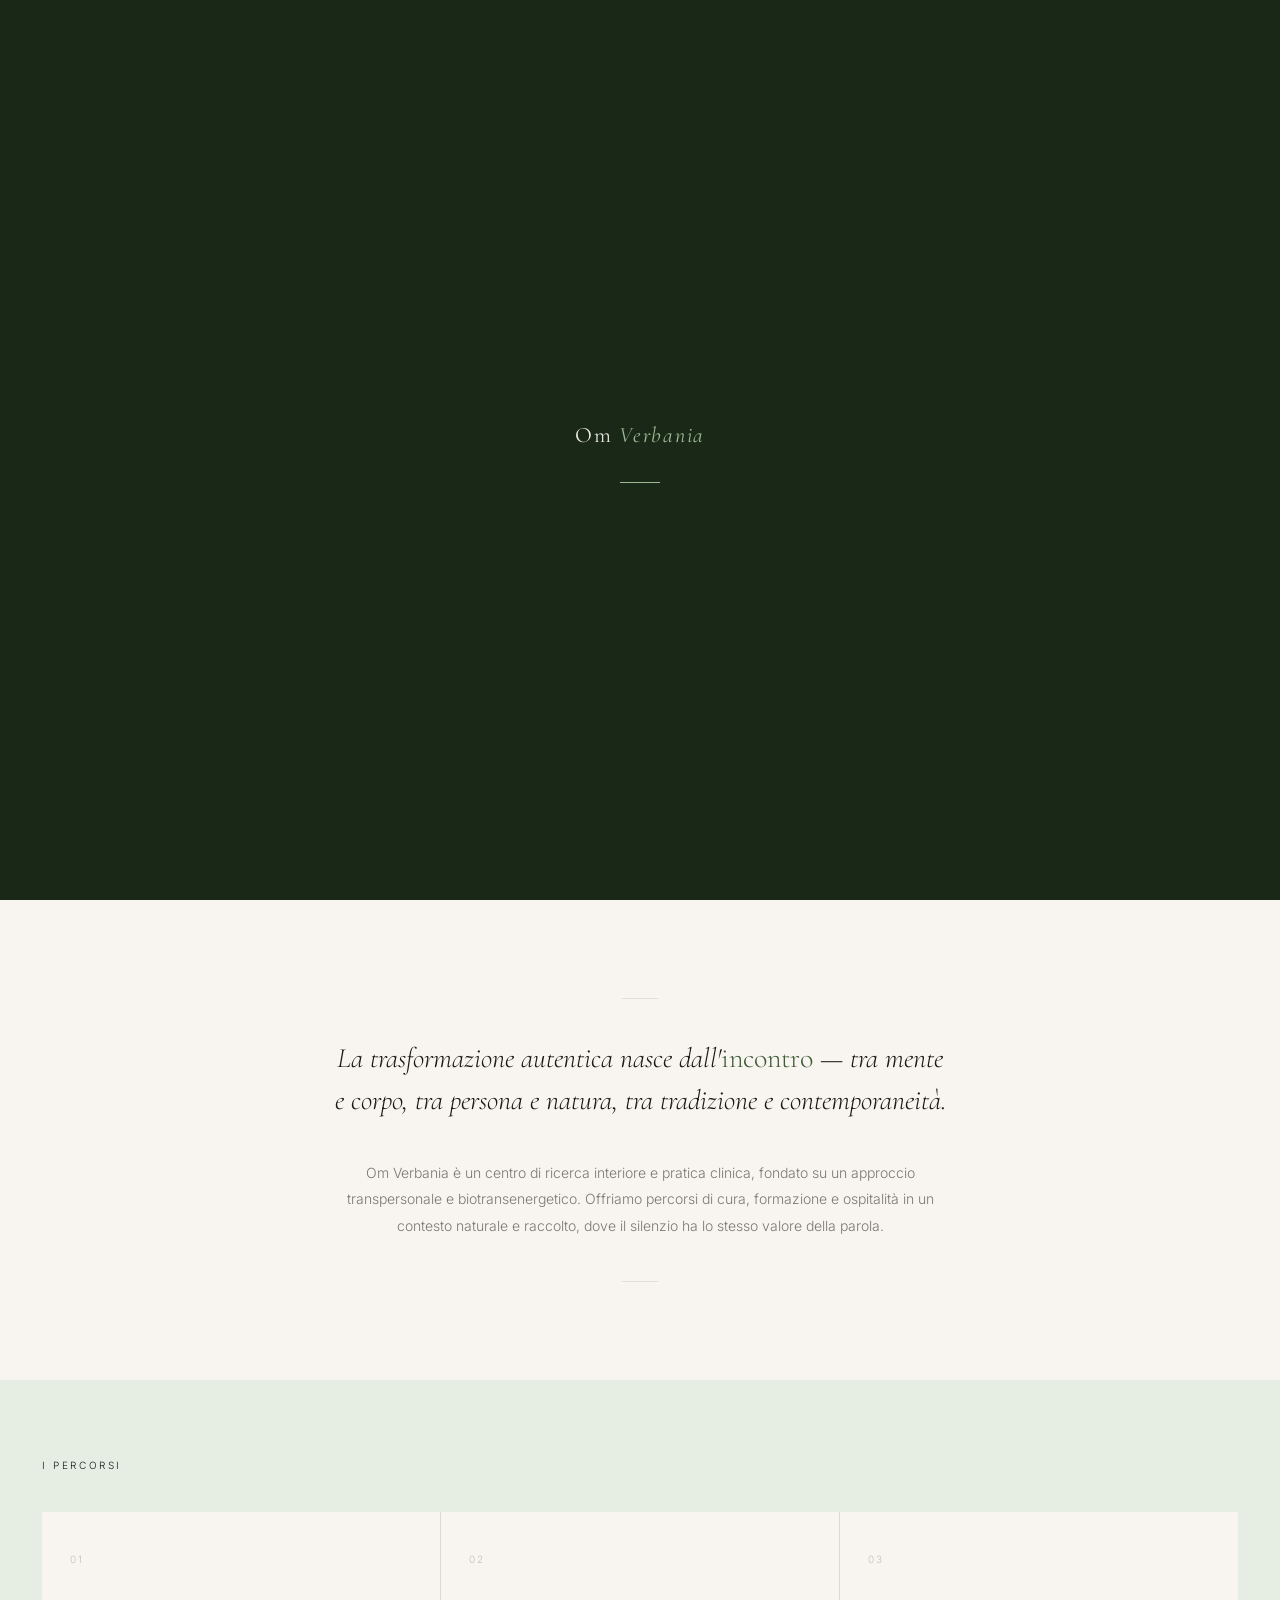
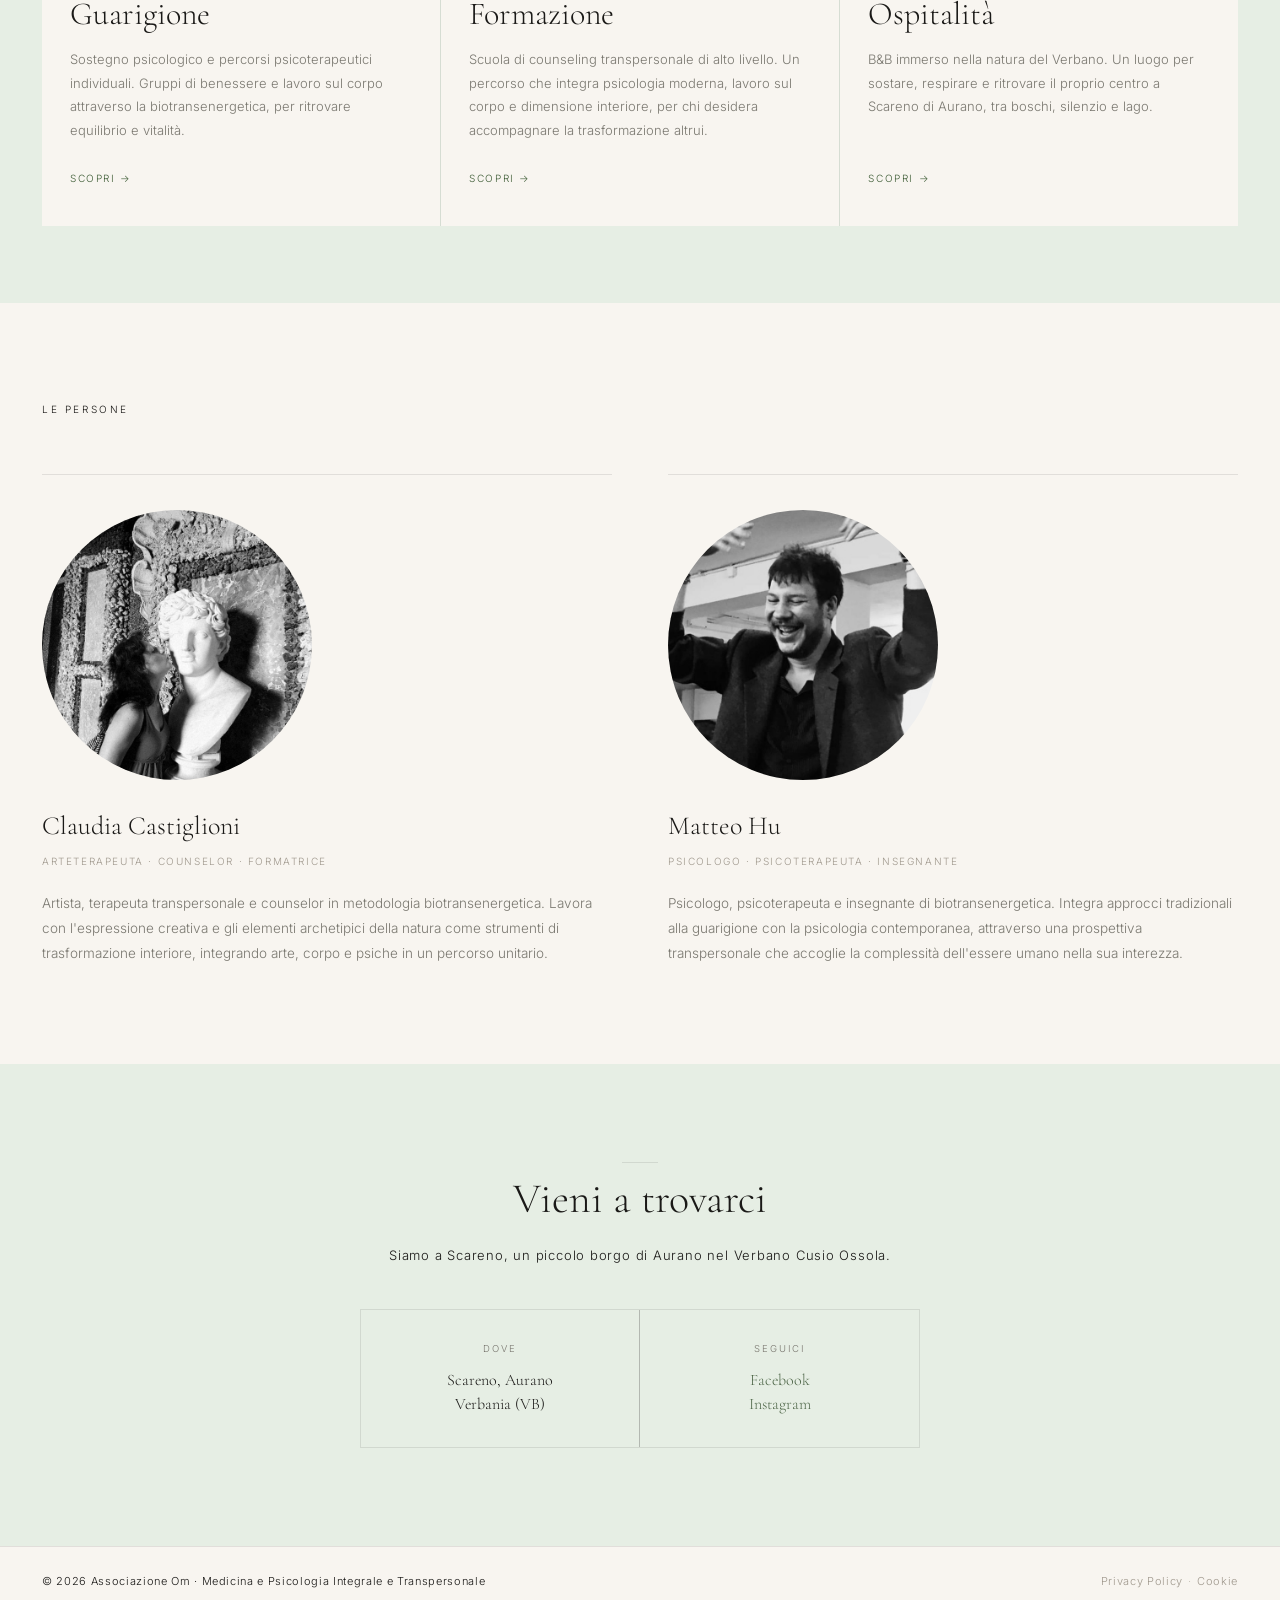
<file: index.html>
<!DOCTYPE html>
<html lang="it">
<head>
  <meta charset="UTF-8">
  <meta name="viewport" content="width=device-width, initial-scale=1.0">
  <title>Om Verbania — Psicologia Transpersonale e Biotransenergetica</title>
  <meta name="description" content="Om Verbania è un'associazione che promuove la medicina e la psicologia integrale e transpersonale, con sede a Scareno, Aurano (Verbania).">
  <link rel="preconnect" href="https://fonts.googleapis.com">
  <link rel="preconnect" href="https://fonts.gstatic.com" crossorigin>
  <link href="https://fonts.googleapis.com/css2?family=Cormorant+Garamond:ital,wght@0,300;0,400;1,300;1,400&family=Inter:wght@300;400;500&display=swap" rel="stylesheet">
  <link rel="stylesheet" href="style.css">
</head>
<body>

  <!-- LOADER -->
  <div class="loader" id="loader" aria-hidden="true">
    <span class="loader__logo">Om <em>Verbania</em></span>
    <span class="loader__line"></span>
  </div>

  <!-- MOBILE MENU -->
  <div class="mobile-menu" id="mobileMenu" role="dialog" aria-label="Menu di navigazione" aria-hidden="true">
    <button class="mobile-menu__close" id="menuClose" aria-label="Chiudi menu">Chiudi</button>
    <a href="guarigione.html" onclick="closeMenu()">Guarigione</a>
    <a href="formazione.html" onclick="closeMenu()">Formazione</a>
    <a href="ospitalita.html" onclick="closeMenu()">Ospitalità</a>
    <a href="contatti.html" onclick="closeMenu()">Contatti</a>
  </div>

  <!-- NAVIGATION -->
  <nav class="nav" id="nav" aria-label="Navigazione principale">
    <a href="index.html" class="nav__logo">Om <em>Verbania</em></a>
    <ul class="nav__links">
      <li><a href="guarigione.html">Guarigione</a></li>
      <li><a href="formazione.html">Formazione</a></li>
      <li><a href="ospitalita.html">Ospitalità</a></li>
      <li><a href="contatti.html">Contatti</a></li>
    </ul>
    <button class="nav__menu-btn" id="menuBtn" aria-label="Apri menu" aria-expanded="false">
      <span></span>
      <span></span>
    </button>
  </nav>

  <main>

    <!-- HERO -->
    <section class="hero" aria-label="Introduzione">
      <div class="hero__bg" aria-hidden="true">
        <video autoplay muted loop playsinline>
          <source src="https://pub-1660499ef7f94a9dbdfae1ab618b6ded.r2.dev/video/hero-bg.mp4" type="video/mp4">
        </video>
      </div>
      <div class="hero__content">
        <p class="hero__eyebrow js-reveal">Scareno · Aurano · Lago Maggiore</p>
        <h1 class="hero__title js-reveal js-reveal-delay-1">
          Un luogo di<br>
          <em>trasformazione</em><br>
          e presenza
        </h1>
        <p class="hero__sub js-reveal js-reveal-delay-2">
          Psicologia transpersonale, biotransenergetica e crescita integrale.
          Un'associazione radicata nella natura del Verbano Cusio Ossola.
        </p>
        <a href="#percorsi" class="hero__cta js-reveal js-reveal-delay-3">
          Scopri i percorsi &rarr;
        </a>
      </div>
      <p class="hero__foot" aria-hidden="true">Associazione Om · Verbania</p>
      <div class="hero__scroll-line" aria-hidden="true"></div>
    </section>

    <!-- MANIFESTO -->
    <section class="manifesto" aria-labelledby="manifesto-heading">
      <div class="manifesto__inner">
        <span class="u-rule u-rule--center js-reveal" aria-hidden="true"></span>
        <blockquote class="manifesto__quote js-reveal js-reveal-delay-1">
          <p>La trasformazione autentica nasce dall'<strong>incontro</strong> — tra mente e corpo, tra persona e natura, tra tradizione e contemporaneità.</p>
        </blockquote>
        <p class="manifesto__body js-reveal js-reveal-delay-2">
          Om Verbania è un centro di ricerca interiore e pratica clinica, fondato su un approccio transpersonale e biotransenergetico. Offriamo percorsi di cura, formazione e ospitalità in un contesto naturale e raccolto, dove il silenzio ha lo stesso valore della parola.
        </p>
        <span class="u-rule u-rule--center js-reveal js-reveal-delay-3" style="margin-top: 3rem;" aria-hidden="true"></span>
      </div>
    </section>

    <!-- THREE PATHS -->
    <section class="paths" id="percorsi" aria-labelledby="paths-heading">
      <div class="paths__header">
        <p class="u-label js-reveal">I percorsi</p>
      </div>
      <div class="paths__grid" role="list">

        <article class="path-card js-reveal js-reveal-delay-1" id="guarigione" role="listitem">
          <span class="path-card__number" aria-hidden="true">01</span>
          <h2 class="path-card__title">Guarigione</h2>
          <p class="path-card__desc">
            Sostegno psicologico e percorsi psicoterapeutici individuali. Gruppi di benessere e lavoro sul corpo attraverso la biotransenergetica, per ritrovare equilibrio e vitalità.
          </p>
          <a href="#contatti" class="path-card__link" aria-label="Scopri di più su Guarigione">Scopri &rarr;</a>
        </article>

        <article class="path-card js-reveal js-reveal-delay-2" id="formazione" role="listitem">
          <span class="path-card__number" aria-hidden="true">02</span>
          <h2 class="path-card__title">Formazione</h2>
          <p class="path-card__desc">
            Scuola di counseling transpersonale di alto livello. Un percorso che integra psicologia moderna, lavoro sul corpo e dimensione interiore, per chi desidera accompagnare la trasformazione altrui.
          </p>
          <a href="#contatti" class="path-card__link" aria-label="Scopri di più su Formazione">Scopri &rarr;</a>
        </article>

        <article class="path-card js-reveal js-reveal-delay-3" id="ospitalita" role="listitem">
          <span class="path-card__number" aria-hidden="true">03</span>
          <h2 class="path-card__title">Ospitalità</h2>
          <p class="path-card__desc">
            B&amp;B immerso nella natura del Verbano. Un luogo per sostare, respirare e ritrovare il proprio centro a Scareno di Aurano, tra boschi, silenzio e lago.
          </p>
          <a href="#contatti" class="path-card__link" aria-label="Scopri di più su Ospitalità">Scopri &rarr;</a>
        </article>

      </div>
    </section>

    <!-- FOUNDERS -->
    <section class="founders" aria-labelledby="founders-heading">
      <div class="founders__header">
        <p class="u-label js-reveal">Le persone</p>
      </div>
      <div class="founders__grid">

        <article class="founder js-reveal js-reveal-delay-1">
          <div class="founder__avatar"><img src="foto_claudia.jpg" alt="Claudia Castiglioni"></div>
          <h3 class="founder__name">Claudia Castiglioni</h3>
          <p class="founder__role">Arteterapeuta &middot; Counselor &middot; Formatrice</p>
          <p class="founder__bio">
            Artista, terapeuta transpersonale e counselor in metodologia biotransenergetica. Lavora con l'espressione creativa e gli elementi archetipici della natura come strumenti di trasformazione interiore, integrando arte, corpo e psiche in un percorso unitario.
          </p>
        </article>

        <article class="founder js-reveal js-reveal-delay-2">
          <div class="founder__avatar"><img src="foto_matteo.jpg" alt="Matteo Hu"></div>
          <h3 class="founder__name">Matteo Hu</h3>
          <p class="founder__role">Psicologo &middot; Psicoterapeuta &middot; Insegnante</p>
          <p class="founder__bio">
            Psicologo, psicoterapeuta e insegnante di biotransenergetica. Integra approcci tradizionali alla guarigione con la psicologia contemporanea, attraverso una prospettiva transpersonale che accoglie la complessità dell'essere umano nella sua interezza.
          </p>
        </article>

      </div>
    </section>

    <!-- CONTACT -->
    <section class="contact" id="contatti" aria-labelledby="contact-heading">
      <div class="contact__inner">
        <span class="u-rule u-rule--center js-reveal" aria-hidden="true"></span>
        <h2 class="contact__title js-reveal js-reveal-delay-1" id="contact-heading">Vieni a trovarci</h2>
        <p class="contact__subtitle js-reveal js-reveal-delay-2">Siamo a Scareno, un piccolo borgo di Aurano nel Verbano Cusio Ossola.</p>
        <div class="contact__grid js-reveal js-reveal-delay-3" style="grid-template-columns: 1fr 1fr;" role="list">
          <div class="contact__item" role="listitem">
            <span class="contact__item-label">Dove</span>
            <span class="contact__item-value">Scareno, Aurano<br>Verbania (VB)</span>
          </div>
          <div class="contact__item" style="border-right: none;" role="listitem">
            <span class="contact__item-label">Seguici</span>
            <span class="contact__item-value">
              <a href="https://facebook.com/omverbania" target="_blank" rel="noopener">Facebook</a><br>
              <a href="https://instagram.com/omverbania" target="_blank" rel="noopener">Instagram</a>
            </span>
          </div>
        </div>
      </div>
    </section>

  </main>

  <!-- FOOTER -->
  <footer class="footer">
    <p class="footer__copy">&copy; 2026 Associazione Om &middot; Medicina e Psicologia Integrale e Transpersonale</p>
    <div class="footer__links">
      <a href="privacy.html" class="footer__link">Privacy Policy</a>
      <span class="footer__sep">&middot;</span>
      <a href="cookie.html" class="footer__link">Cookie</a>
    </div>
  </footer>

  <script src="main.js"></script>
  <script>
    const loader = document.getElementById('loader');
    const video = document.querySelector('.hero__bg video');

    function hideLoader() {
      loader.classList.add('loader--hidden');
      setTimeout(() => loader.remove(), 800);
    }

    if (video) {
      if (video.readyState >= 3) {
        hideLoader();
      } else {
        video.addEventListener('canplaythrough', hideLoader, { once: true });
        setTimeout(hideLoader, 4000);
      }
    } else {
      window.addEventListener('load', hideLoader);
    }
  </script>
</body>
</html>
</file>
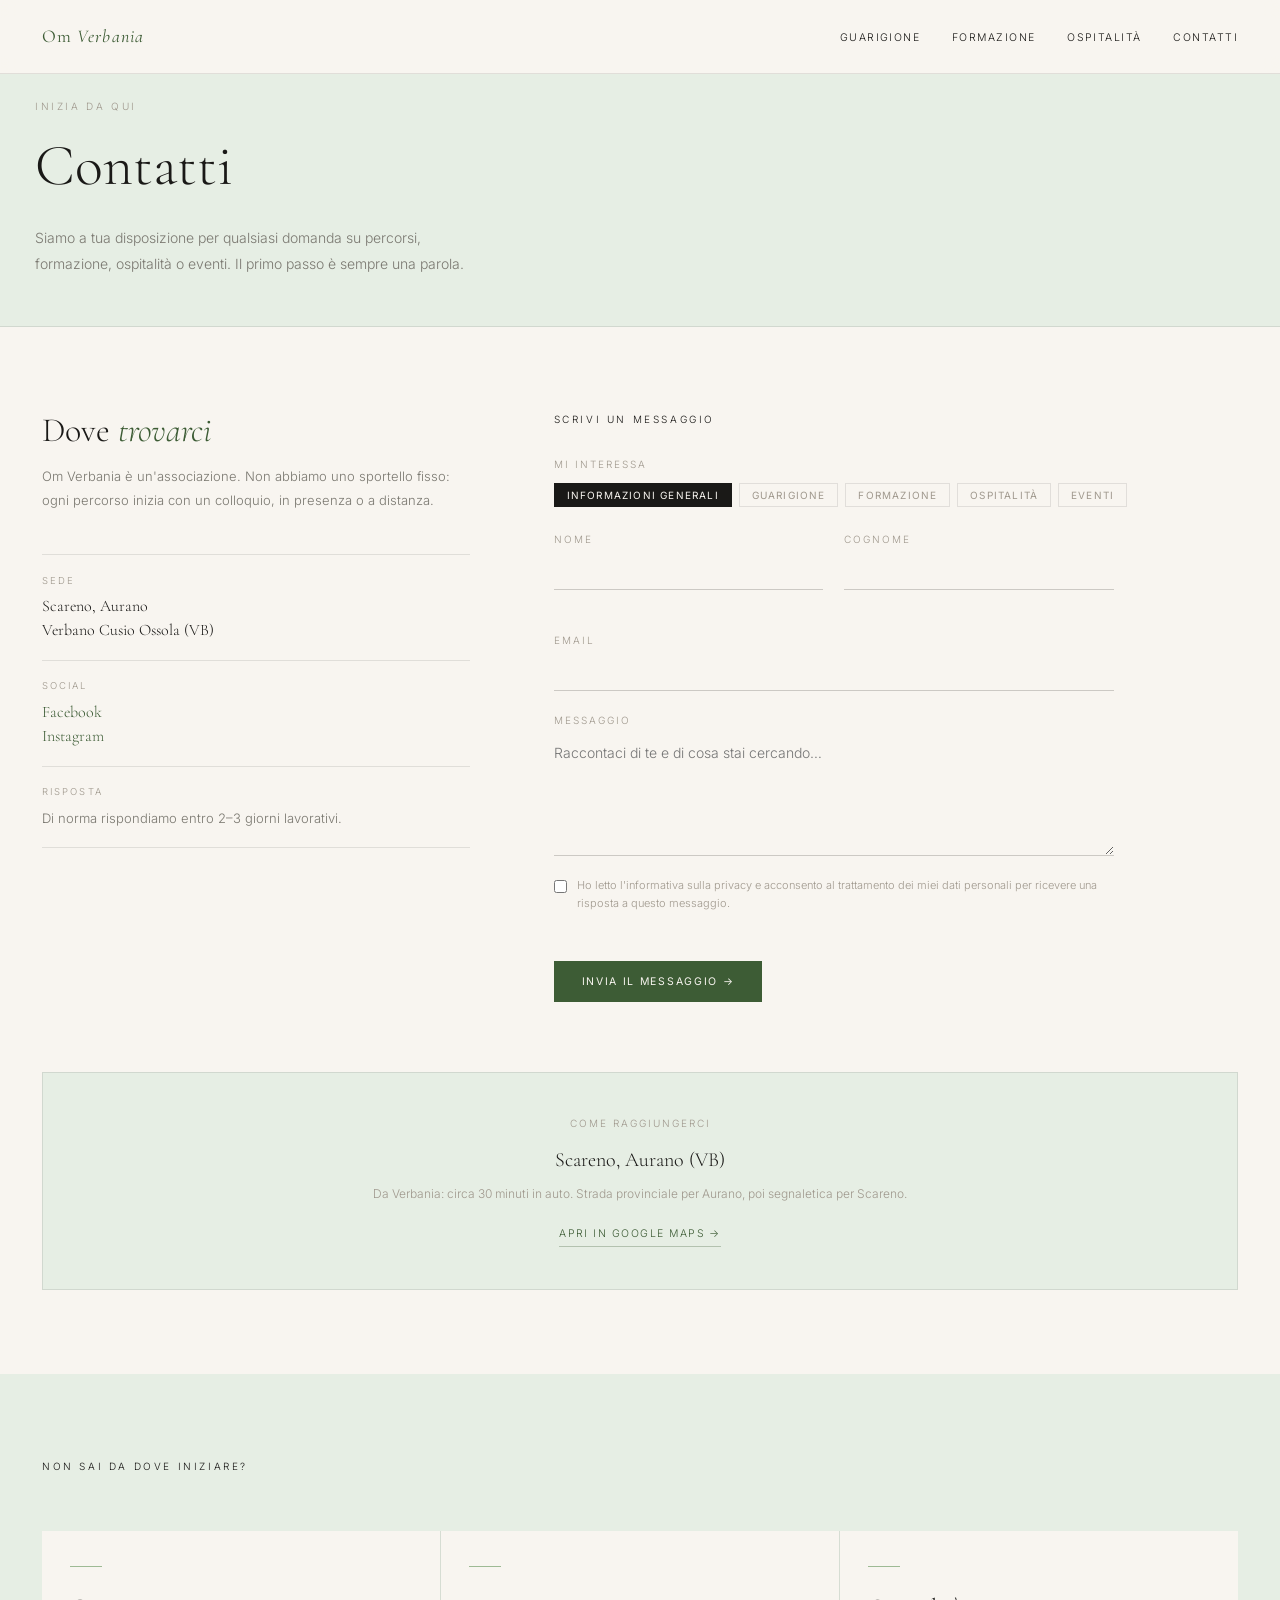
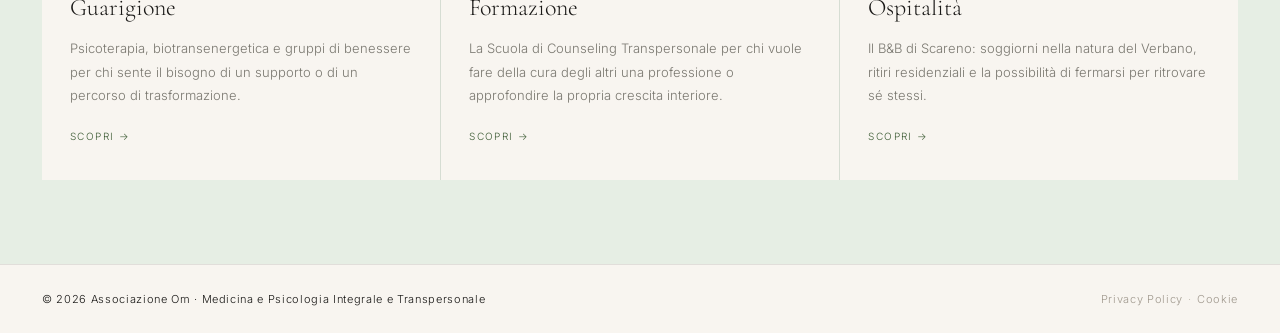
<file: contatti.html>
﻿<!DOCTYPE html>
<html lang="it">
<head>
  <meta charset="UTF-8">
  <meta name="viewport" content="width=device-width, initial-scale=1.0">
  <title>Contatti — Om Verbania</title>
  <meta name="description" content="Contatta Om Verbania per informazioni su percorsi di guarigione, formazione, ospitalità e prossimi eventi. Scareno, Aurano (Verbania).">
  <link rel="preconnect" href="https://fonts.googleapis.com">
  <link rel="preconnect" href="https://fonts.gstatic.com" crossorigin>
  <link href="https://fonts.googleapis.com/css2?family=Cormorant+Garamond:ital,wght@0,300;0,400;1,300;1,400&family=Inter:wght@300;400;500&display=swap" rel="stylesheet">
  <link rel="stylesheet" href="style.css">
  <style>
    .contact-layout {
      display: grid;
      grid-template-columns: 1fr 1.6fr;
      gap: 6rem;
      align-items: start;
    }
    .contact-aside {
      position: sticky;
      top: 6rem;
    }
    .contact-aside__title {
      font-family: var(--font-serif);
      font-size: 34px;
      font-weight: 300;
      color: var(--color-text);
      line-height: 1.2;
      margin-bottom: 1rem;
    }
    .contact-aside__title em {
      font-style: italic;
      color: var(--color-green);
    }
    .contact-aside__note {
      font-size: 13px;
      color: var(--color-text-mid);
      line-height: 1.8;
      font-weight: 300;
      margin-bottom: 3rem;
    }
    .contact-detail {
      border-top: 0.5px solid var(--color-rule);
      padding: 1.25rem 0;
    }
    .contact-detail:last-child {
      border-bottom: 0.5px solid var(--color-rule);
    }
    .contact-detail__label {
      font-size: 9.5px;
      letter-spacing: 0.22em;
      text-transform: uppercase;
      color: var(--color-text-muted);
      display: block;
      margin-bottom: 0.4rem;
    }
    .contact-detail__value {
      font-family: var(--font-serif);
      font-size: 16px;
      color: var(--color-text);
      line-height: 1.5;
    }
    .contact-detail__value a {
      color: var(--color-green);
      transition: opacity 0.3s;
    }
    .contact-detail__value a:hover { opacity: 0.7; }

    .form-success {
      display: none;
      padding: 2rem;
      border: 0.5px solid rgba(61, 92, 53, 0.3);
      background: rgba(61, 92, 53, 0.04);
      margin-top: 1.5rem;
    }
    .form-success p {
      font-family: var(--font-serif);
      font-size: 18px;
      font-style: italic;
      color: var(--color-green);
    }
    .subject-options {
      display: flex;
      flex-wrap: wrap;
      gap: 0.5rem;
      margin-top: 0.75rem;
    }
    .subject-btn {
      background: none;
      border: 0.5px solid var(--color-rule);
      padding: 0.35rem 0.85rem;
      font-family: var(--font-sans);
      font-size: 10px;
      letter-spacing: 0.12em;
      text-transform: uppercase;
      color: var(--color-text-muted);
      cursor: pointer;
      transition: all 0.25s ease;
    }
    .subject-btn.is-active,
    .subject-btn:hover {
      background: var(--color-text);
      border-color: var(--color-text);
      color: var(--color-bg);
    }
    .form-field--privacy {
      display: flex !important;
      flex-direction: row !important;
      align-items: flex-start !important;
      gap: 0.75rem;
      margin-top: 0.5rem;
      margin-bottom: 1.5rem;
    }
    .form-field--privacy input[type="checkbox"] {
      margin-top: 3px;
      accent-color: var(--color-green);
      flex-shrink: 0;
      width: auto;
      border-bottom: none;
    }
    .form-field--privacy label {
      font-size: 11px;
      color: var(--color-text-muted);
      line-height: 1.6;
      letter-spacing: 0;
      text-transform: none;
    }
    .map-placeholder {
      margin-top: 4rem;
      background: var(--color-bg-warm);
      border: 0.5px solid var(--color-rule);
      padding: 3rem 2rem;
      text-align: center;
    }
    .map-placeholder__label {
      font-size: 10px;
      letter-spacing: 0.2em;
      text-transform: uppercase;
      color: var(--color-text-muted);
      margin-bottom: 0.75rem;
    }
    .map-placeholder__addr {
      font-family: var(--font-serif);
      font-size: 20px;
      font-weight: 300;
      color: var(--color-text);
      margin-bottom: 0.5rem;
    }
    .map-placeholder__note {
      font-size: 12px;
      color: var(--color-text-muted);
      font-weight: 300;
    }
    .map-directions {
      display: inline-flex;
      align-items: center;
      gap: 6px;
      margin-top: 1.5rem;
      font-size: 10.5px;
      letter-spacing: 0.14em;
      text-transform: uppercase;
      color: var(--color-green);
      border-bottom: 0.5px solid rgba(61,92,53,0.3);
      padding-bottom: 3px;
      transition: border-color 0.3s;
    }
    .map-directions:hover { border-color: var(--color-green); }
    @media (max-width: 900px) {
      .contact-layout {
        grid-template-columns: 1fr;
        gap: 3rem;
      }
      .contact-aside { position: static; }
    }
  </style>
</head>
<body>

  <div class="mobile-menu" id="mobileMenu" role="dialog" aria-label="Menu di navigazione" aria-hidden="true">
    <button class="mobile-menu__close" id="menuClose">Chiudi</button>
    <a href="guarigione.html" onclick="closeMenu()">Guarigione</a>
    <a href="formazione.html" onclick="closeMenu()">Formazione</a>
    <a href="ospitalita.html" onclick="closeMenu()">Ospitalità</a>
    <a href="contatti.html" onclick="closeMenu()">Contatti</a>
  </div>

  <nav class="nav nav--page" id="nav" aria-label="Navigazione principale">
    <a href="index.html" class="nav__logo">Om <em>Verbania</em></a>
    <ul class="nav__links">
      <li><a href="guarigione.html">Guarigione</a></li>
      <li><a href="formazione.html">Formazione</a></li>
      <li><a href="ospitalita.html">Ospitalità</a></li>
      <li><a href="contatti.html" aria-current="page">Contatti</a></li>
    </ul>
    <button class="nav__menu-btn" id="menuBtn" aria-label="Apri menu" aria-expanded="false">
      <span></span><span></span>
    </button>
  </nav>

  <main>

    <section class="page-hero">
      <p class="page-hero__label js-reveal">Inizia da qui</p>
      <h1 class="page-hero__title js-reveal js-reveal-delay-1">Contatti</h1>
      <p class="page-hero__sub js-reveal js-reveal-delay-2">
        Siamo a tua disposizione per qualsiasi domanda su percorsi, formazione, ospitalità o eventi. Il primo passo è sempre una parola.
      </p>
    </section>

    <!-- FORM + ASIDE -->
    <section class="content-section content-section--white">
      <div class="contact-layout js-reveal">

        <!-- ASIDE INFO -->
        <aside class="contact-aside">
          <h2 class="contact-aside__title">Dove <em>trovarci</em></h2>
          <p class="contact-aside__note">
            Om Verbania è un'associazione. Non abbiamo uno sportello fisso: ogni percorso inizia con un colloquio, in presenza o a distanza.
          </p>

          <div class="contact-detail">
            <span class="contact-detail__label">Sede</span>
            <span class="contact-detail__value">Scareno, Aurano<br>Verbano Cusio Ossola (VB)</span>
          </div>
          <div class="contact-detail">
            <span class="contact-detail__label">Social</span>
            <span class="contact-detail__value">
              <a href="https://facebook.com/omverbania" target="_blank" rel="noopener">Facebook</a><br>
              <a href="https://instagram.com/omverbania" target="_blank" rel="noopener">Instagram</a>
            </span>
          </div>
          <div class="contact-detail">
            <span class="contact-detail__label">Risposta</span>
            <span class="contact-detail__value" style="font-size:13px; font-family: var(--font-sans); font-weight:300; color: var(--color-text-mid);">
              Di norma rispondiamo entro 2–3 giorni lavorativi.
            </span>
          </div>
        </aside>

        <!-- FORM -->
        <div>
          <p class="u-label" style="margin-bottom: 2rem;">Scrivi un messaggio</p>

          <div style="margin-bottom: 1.75rem;">
            <p style="font-size: 10px; letter-spacing: 0.2em; text-transform: uppercase; color: var(--color-text-muted); margin-bottom: 0.75rem;">
              Mi interessa
            </p>
            <div class="subject-options" role="group" aria-label="Seleziona argomento">
              <button class="subject-btn is-active" type="button" onclick="setSubject(this, 'Informazioni generali')">Informazioni generali</button>
              <button class="subject-btn" type="button" onclick="setSubject(this, 'Percorso di guarigione')">Guarigione</button>
              <button class="subject-btn" type="button" onclick="setSubject(this, 'Formazione')">Formazione</button>
              <button class="subject-btn" type="button" onclick="setSubject(this, 'Ospitalità e B&B')">Ospitalità</button>
              <button class="subject-btn" type="button" onclick="setSubject(this, 'Prossimi eventi')">Eventi</button>
            </div>
          </div>

          <form class="contact-form" id="contactForm" novalidate>
            <input type="hidden" name="subject" id="subjectField" value="Informazioni generali">

            <div class="form-row">
              <div class="form-field">
                <label for="firstName">Nome</label>
                <input type="text" id="firstName" name="firstName" autocomplete="given-name" required>
              </div>
              <div class="form-field">
                <label for="lastName">Cognome</label>
                <input type="text" id="lastName" name="lastName" autocomplete="family-name">
              </div>
            </div>

            <div class="form-field">
              <label for="email">Email</label>
              <input type="email" id="email" name="email" autocomplete="email" required>
            </div>

            <div class="form-field">
              <label for="message">Messaggio</label>
              <textarea id="message" name="message" rows="5" required placeholder="Raccontaci di te e di cosa stai cercando…"></textarea>
            </div>

            <div class="form-field--privacy">
              <input type="checkbox" id="privacy" name="privacy" required>
              <label for="privacy">
                Ho letto l'informativa sulla privacy e acconsento al trattamento dei miei dati personali per ricevere una risposta a questo messaggio.
              </label>
            </div>

            <button type="submit" class="form-submit">
              Invia il messaggio &rarr;
            </button>

            <div class="form-success" id="formSuccess" role="status" aria-live="polite">
              <p>Grazie per averci scritto. Ti risponderemo al più presto.</p>
            </div>
          </form>
        </div>

      </div>

      <!-- COME ARRIVARE -->
      <div class="map-placeholder js-reveal" style="margin-top: 5rem;">
        <p class="map-placeholder__label">Come raggiungerci</p>
        <p class="map-placeholder__addr">Scareno, Aurano (VB)</p>
        <p class="map-placeholder__note">Da Verbania: circa 30 minuti in auto. Strada provinciale per Aurano, poi segnaletica per Scareno.</p>
        <a href="https://maps.google.com/?q=Scareno,+Aurano,+VB" target="_blank" rel="noopener" class="map-directions">
          Apri in Google Maps &rarr;
        </a>
      </div>
    </section>

    <!-- PERCORSI -->
    <section class="content-section content-section--warm">
      <p class="u-label js-reveal" style="margin-bottom: 2.5rem;">Non sai da dove iniziare?</p>
      <div class="services-grid">
        <a href="guarigione.html" class="service-card js-reveal js-reveal-delay-1" style="text-decoration:none; display:flex; flex-direction:column;">
          <span class="service-card__icon"></span>
          <h3 class="service-card__title">Guarigione</h3>
          <p class="service-card__desc">Psicoterapia, biotransenergetica e gruppi di benessere per chi sente il bisogno di un supporto o di un percorso di trasformazione.</p>
          <span style="font-size:10px; letter-spacing:0.14em; text-transform:uppercase; color:var(--color-green); margin-top:auto; padding-top:1.5rem;">Scopri &rarr;</span>
        </a>
        <a href="formazione.html" class="service-card js-reveal js-reveal-delay-2" style="text-decoration:none; display:flex; flex-direction:column;">
          <span class="service-card__icon"></span>
          <h3 class="service-card__title">Formazione</h3>
          <p class="service-card__desc">La Scuola di Counseling Transpersonale per chi vuole fare della cura degli altri una professione o approfondire la propria crescita interiore.</p>
          <span style="font-size:10px; letter-spacing:0.14em; text-transform:uppercase; color:var(--color-green); margin-top:auto; padding-top:1.5rem;">Scopri &rarr;</span>
        </a>
        <a href="ospitalita.html" class="service-card js-reveal js-reveal-delay-3" style="text-decoration:none; display:flex; flex-direction:column;">
          <span class="service-card__icon"></span>
          <h3 class="service-card__title">Ospitalità</h3>
          <p class="service-card__desc">Il B&B di Scareno: soggiorni nella natura del Verbano, ritiri residenziali e la possibilità di fermarsi per ritrovare sé stessi.</p>
          <span style="font-size:10px; letter-spacing:0.14em; text-transform:uppercase; color:var(--color-green); margin-top:auto; padding-top:1.5rem;">Scopri &rarr;</span>
        </a>
      </div>
    </section>

  </main>

  <footer class="footer">
    <p class="footer__copy">&copy; 2026 Associazione Om &middot; Medicina e Psicologia Integrale e Transpersonale</p>
    <div class="footer__links">
      <a href="privacy.html" class="footer__link">Privacy Policy</a>
      <span class="footer__sep">&middot;</span>
      <a href="cookie.html" class="footer__link">Cookie</a>
    </div>
  </footer>

  <script src="main.js"></script>
  <script>
    function setSubject(btn, value) {
      document.querySelectorAll('.subject-btn').forEach(b => b.classList.remove('is-active'));
      btn.classList.add('is-active');
      document.getElementById('subjectField').value = value;
    }

    document.getElementById('contactForm').addEventListener('submit', function(e) {
      e.preventDefault();
      const form = this;
      if (!form.checkValidity()) { form.reportValidity(); return; }
      // Simulazione invio — in produzione collegare a backend o servizio email
      form.style.opacity = '0.4';
      form.style.pointerEvents = 'none';
      setTimeout(() => {
        form.style.display = 'none';
        document.getElementById('formSuccess').style.display = 'block';
      }, 600);
    });
  </script>
</body>
</html>
</file>
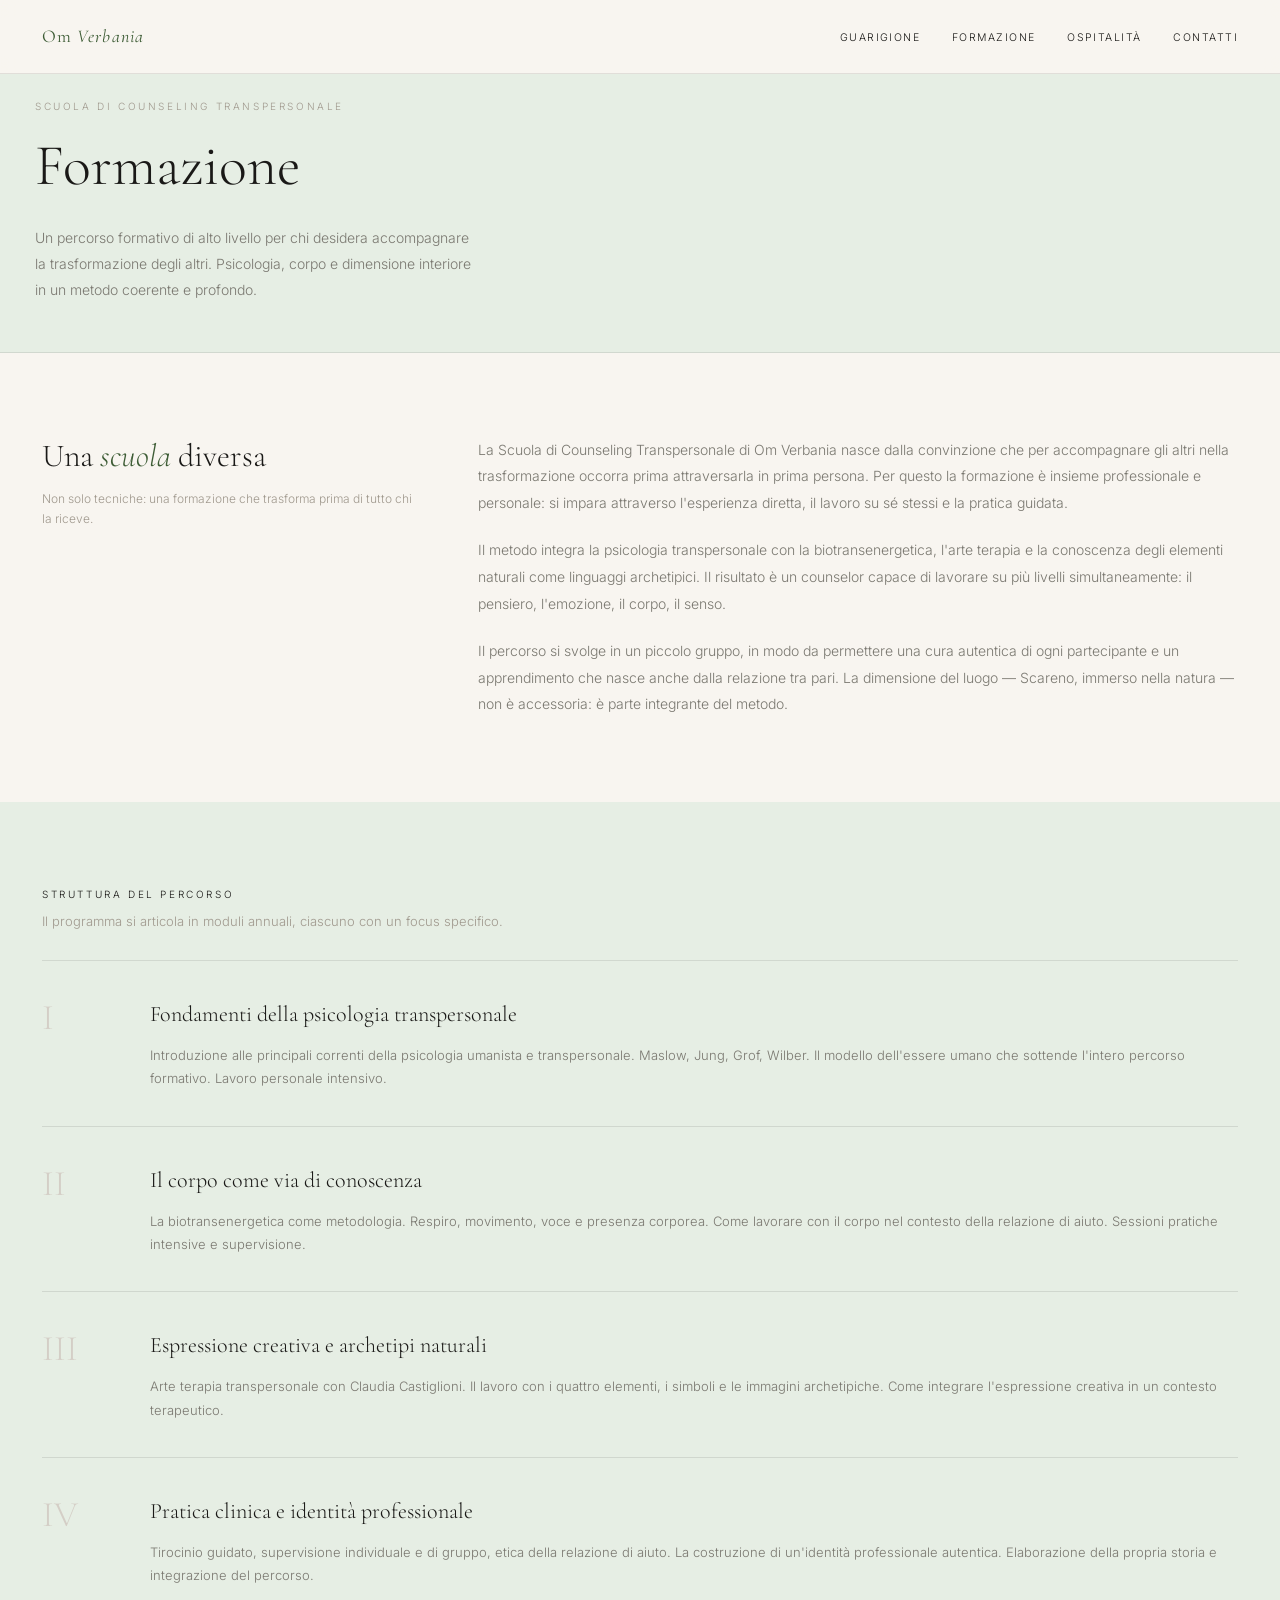
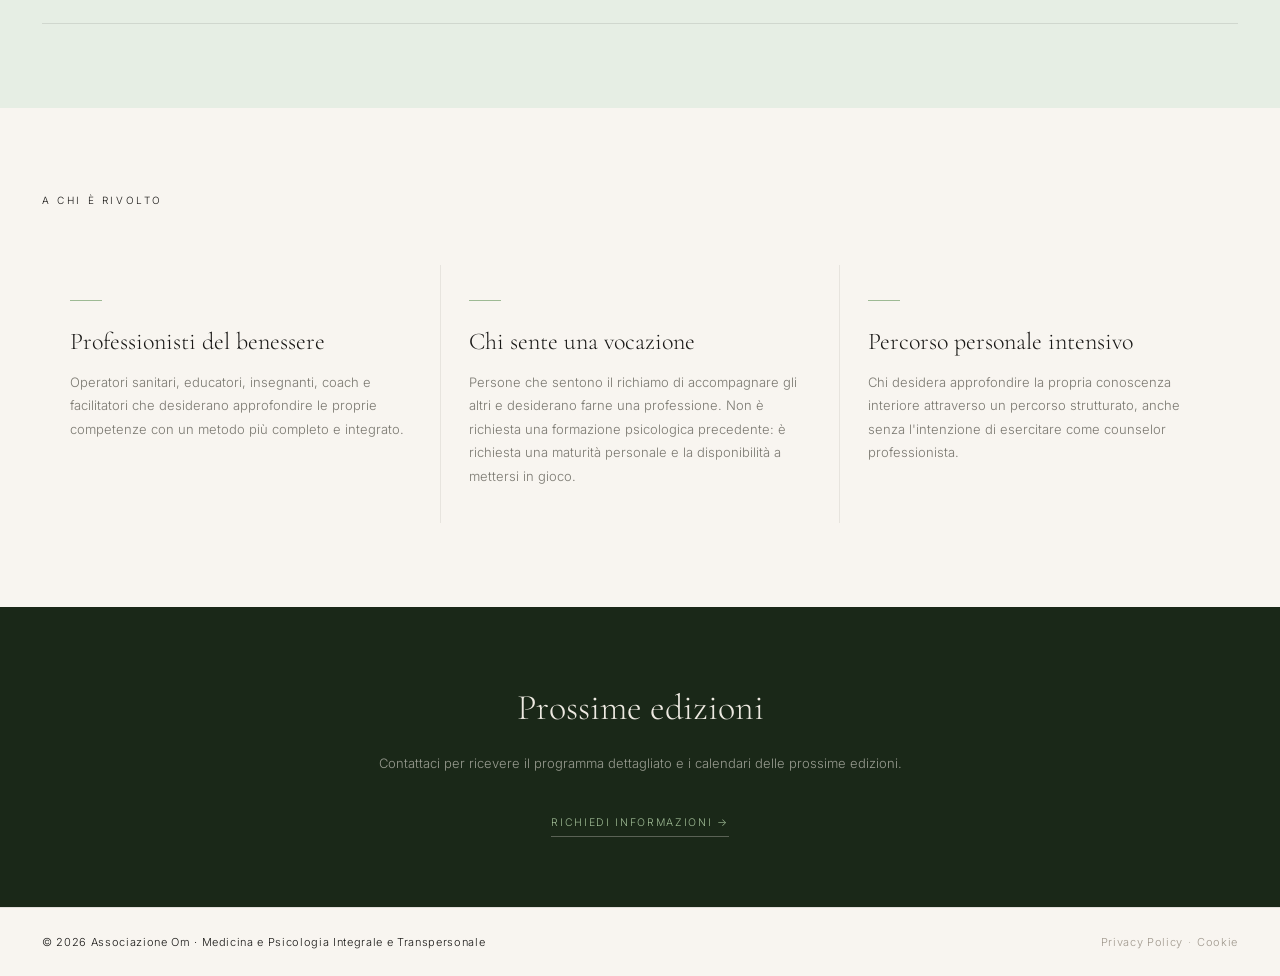
<file: formazione.html>
﻿<!DOCTYPE html>
<html lang="it">
<head>
  <meta charset="UTF-8">
  <meta name="viewport" content="width=device-width, initial-scale=1.0">
  <title>Formazione — Om Verbania</title>
  <meta name="description" content="Scuola di counseling transpersonale di alto livello. Un percorso di formazione che integra psicologia, corpo e dimensione interiore. Om Verbania, Verbania.">
  <link rel="preconnect" href="https://fonts.googleapis.com">
  <link rel="preconnect" href="https://fonts.gstatic.com" crossorigin>
  <link href="https://fonts.googleapis.com/css2?family=Cormorant+Garamond:ital,wght@0,300;0,400;1,300;1,400&family=Inter:wght@300;400;500&display=swap" rel="stylesheet">
  <link rel="stylesheet" href="style.css">
</head>
<body>

  <div class="mobile-menu" id="mobileMenu" role="dialog" aria-label="Menu di navigazione" aria-hidden="true">
    <button class="mobile-menu__close" id="menuClose">Chiudi</button>
    <a href="guarigione.html" onclick="closeMenu()">Guarigione</a>
    <a href="formazione.html" onclick="closeMenu()">Formazione</a>
    <a href="ospitalita.html" onclick="closeMenu()">Ospitalità</a>
    <a href="contatti.html" onclick="closeMenu()">Contatti</a>
  </div>

  <nav class="nav nav--page" id="nav" aria-label="Navigazione principale">
    <a href="index.html" class="nav__logo">Om <em>Verbania</em></a>
    <ul class="nav__links">
      <li><a href="guarigione.html">Guarigione</a></li>
      <li><a href="formazione.html" aria-current="page">Formazione</a></li>
      <li><a href="ospitalita.html">Ospitalità</a></li>
      <li><a href="contatti.html">Contatti</a></li>
    </ul>
    <button class="nav__menu-btn" id="menuBtn" aria-label="Apri menu" aria-expanded="false">
      <span></span><span></span>
    </button>
  </nav>

  <main>

    <section class="page-hero">
      <p class="page-hero__label js-reveal">Scuola di counseling transpersonale</p>
      <h1 class="page-hero__title js-reveal js-reveal-delay-1">
        Formazione
      </h1>
      <p class="page-hero__sub js-reveal js-reveal-delay-2">
        Un percorso formativo di alto livello per chi desidera accompagnare la trasformazione degli altri. Psicologia, corpo e dimensione interiore in un metodo coerente e profondo.
      </p>
    </section>

    <!-- INTRO -->
    <section class="content-section content-section--white">
      <div class="two-col js-reveal">
        <div class="two-col__aside">
          <h2 class="two-col__aside-title">Una <em>scuola</em> diversa</h2>
          <p class="two-col__aside-note">Non solo tecniche: una formazione che trasforma prima di tutto chi la riceve.</p>
        </div>
        <div class="two-col__body">
          <p>La Scuola di Counseling Transpersonale di Om Verbania nasce dalla convinzione che per accompagnare gli altri nella trasformazione occorra prima attraversarla in prima persona. Per questo la formazione è insieme professionale e personale: si impara attraverso l'esperienza diretta, il lavoro su sé stessi e la pratica guidata.</p>
          <p>Il metodo integra la psicologia transpersonale con la biotransenergetica, l'arte terapia e la conoscenza degli elementi naturali come linguaggi archetipici. Il risultato è un counselor capace di lavorare su più livelli simultaneamente: il pensiero, l'emozione, il corpo, il senso.</p>
          <p>Il percorso si svolge in un piccolo gruppo, in modo da permettere una cura autentica di ogni partecipante e un apprendimento che nasce anche dalla relazione tra pari. La dimensione del luogo — Scareno, immerso nella natura — non è accessoria: è parte integrante del metodo.</p>
        </div>
      </div>
    </section>

    <!-- MODULI -->
    <section class="content-section content-section--warm">
      <p class="u-label js-reveal" style="margin-bottom: 0.5rem;">Struttura del percorso</p>
      <p class="js-reveal" style="font-size:13px; color: var(--color-text-muted); margin-bottom: 0; font-weight:300;">Il programma si articola in moduli annuali, ciascuno con un focus specifico.</p>
      <div class="steps" style="margin-top: 2rem;">

        <div class="step js-reveal">
          <span class="step__num">I</span>
          <div>
            <h3 class="step__title">Fondamenti della psicologia transpersonale</h3>
            <p class="step__desc">Introduzione alle principali correnti della psicologia umanista e transpersonale. Maslow, Jung, Grof, Wilber. Il modello dell'essere umano che sottende l'intero percorso formativo. Lavoro personale intensivo.</p>
          </div>
        </div>

        <div class="step js-reveal">
          <span class="step__num">II</span>
          <div>
            <h3 class="step__title">Il corpo come via di conoscenza</h3>
            <p class="step__desc">La biotransenergetica come metodologia. Respiro, movimento, voce e presenza corporea. Come lavorare con il corpo nel contesto della relazione di aiuto. Sessioni pratiche intensive e supervisione.</p>
          </div>
        </div>

        <div class="step js-reveal">
          <span class="step__num">III</span>
          <div>
            <h3 class="step__title">Espressione creativa e archetipi naturali</h3>
            <p class="step__desc">Arte terapia transpersonale con Claudia Castiglioni. Il lavoro con i quattro elementi, i simboli e le immagini archetipiche. Come integrare l'espressione creativa in un contesto terapeutico.</p>
          </div>
        </div>

        <div class="step js-reveal">
          <span class="step__num">IV</span>
          <div>
            <h3 class="step__title">Pratica clinica e identità professionale</h3>
            <p class="step__desc">Tirocinio guidato, supervisione individuale e di gruppo, etica della relazione di aiuto. La costruzione di un'identità professionale autentica. Elaborazione della propria storia e integrazione del percorso.</p>
          </div>
        </div>

      </div>
    </section>

    <!-- A CHI È RIVOLTO -->
    <section class="content-section content-section--white">
      <p class="u-label js-reveal" style="margin-bottom: 2.5rem;">A chi è rivolto</p>
      <div class="services-grid">
        <div class="service-card js-reveal js-reveal-delay-1">
          <span class="service-card__icon"></span>
          <h3 class="service-card__title">Professionisti del benessere</h3>
          <p class="service-card__desc">Operatori sanitari, educatori, insegnanti, coach e facilitatori che desiderano approfondire le proprie competenze con un metodo più completo e integrato.</p>
        </div>
        <div class="service-card js-reveal js-reveal-delay-2">
          <span class="service-card__icon"></span>
          <h3 class="service-card__title">Chi sente una vocazione</h3>
          <p class="service-card__desc">Persone che sentono il richiamo di accompagnare gli altri e desiderano farne una professione. Non è richiesta una formazione psicologica precedente: è richiesta una maturità personale e la disponibilità a mettersi in gioco.</p>
        </div>
        <div class="service-card js-reveal js-reveal-delay-3">
          <span class="service-card__icon"></span>
          <h3 class="service-card__title">Percorso personale intensivo</h3>
          <p class="service-card__desc">Chi desidera approfondire la propria conoscenza interiore attraverso un percorso strutturato, anche senza l'intenzione di esercitare come counselor professionista.</p>
        </div>
      </div>
    </section>

    <!-- CTA -->
    <div class="cta-banner js-reveal">
      <h2 class="cta-banner__title">Prossime edizioni</h2>
      <p class="cta-banner__sub">Contattaci per ricevere il programma dettagliato e i calendari delle prossime edizioni.</p>
      <a href="contatti.html" class="cta-banner__link">Richiedi informazioni &rarr;</a>
    </div>

  </main>

  <footer class="footer">
    <p class="footer__copy">&copy; 2026 Associazione Om &middot; Medicina e Psicologia Integrale e Transpersonale</p>
    <div class="footer__links">
      <a href="privacy.html" class="footer__link">Privacy Policy</a>
      <span class="footer__sep">&middot;</span>
      <a href="cookie.html" class="footer__link">Cookie</a>
    </div>
  </footer>

  <script src="main.js"></script>
</body>
</html>
</file>
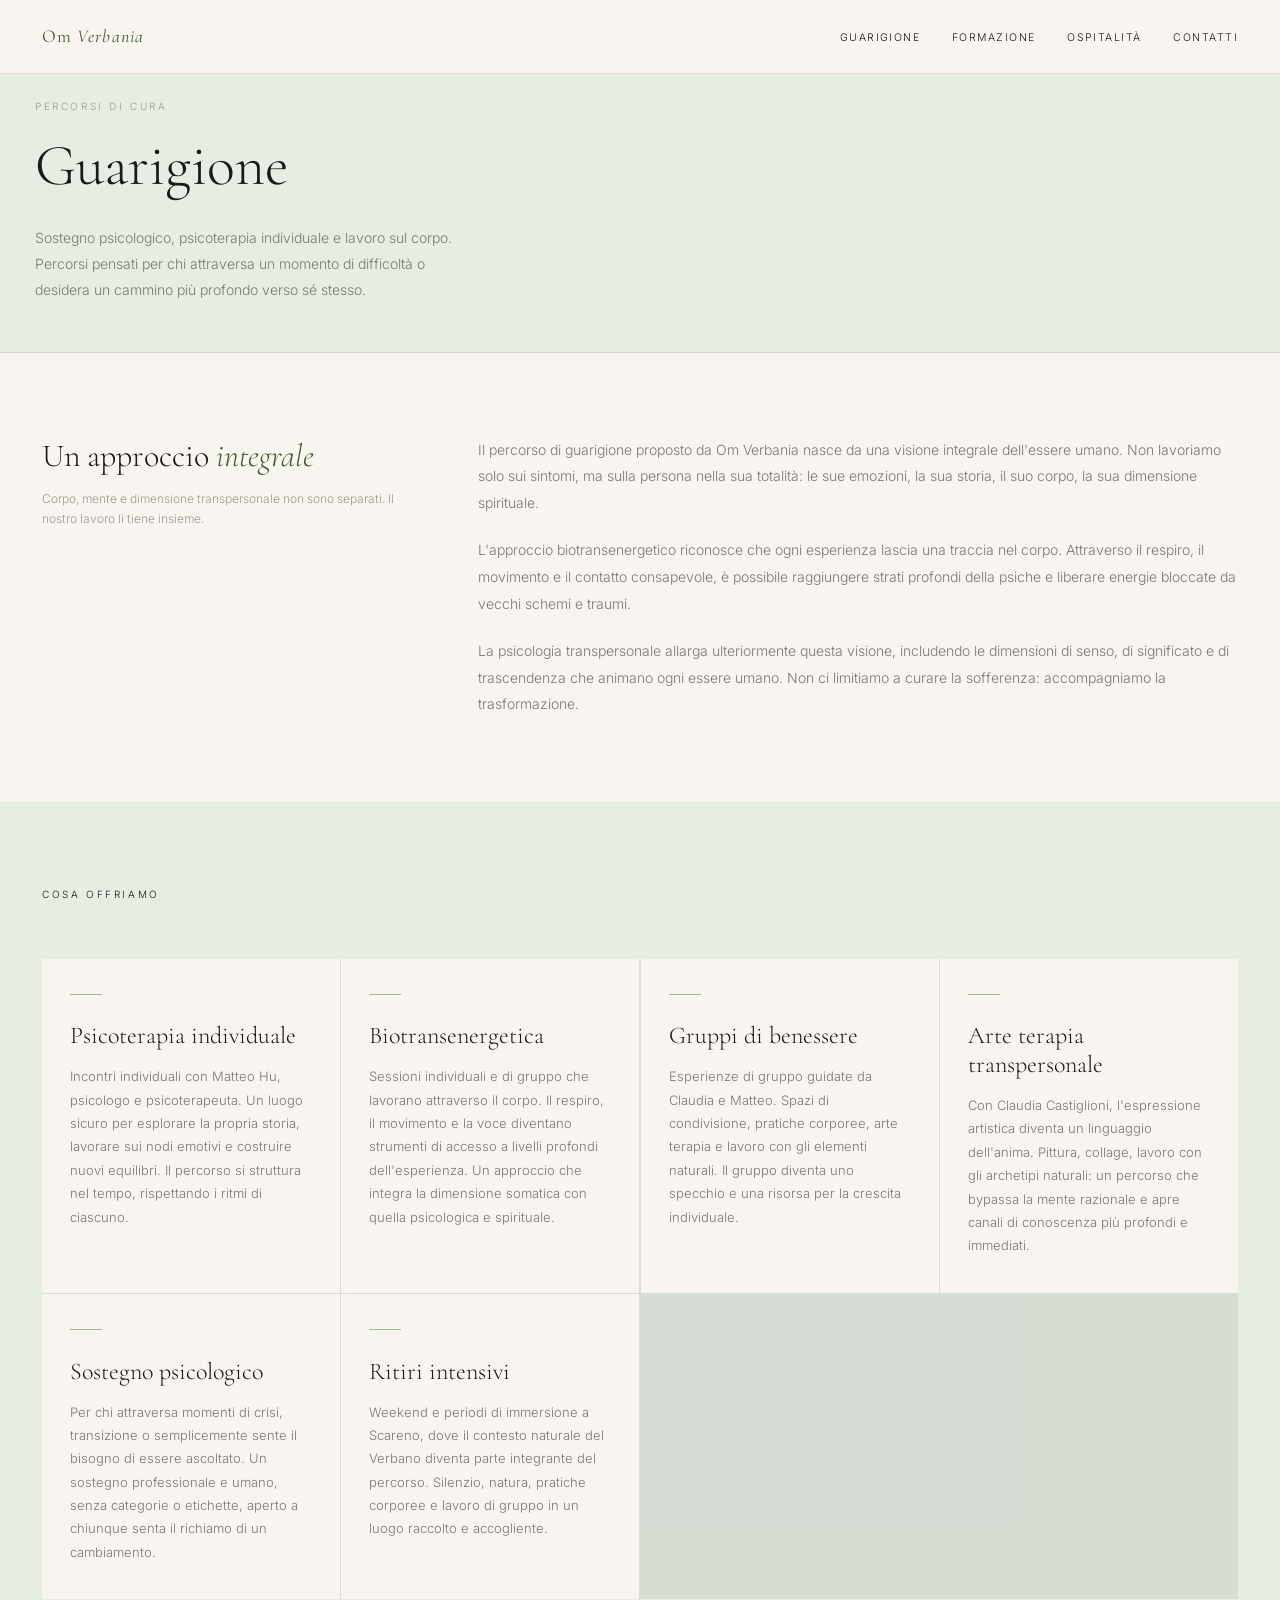
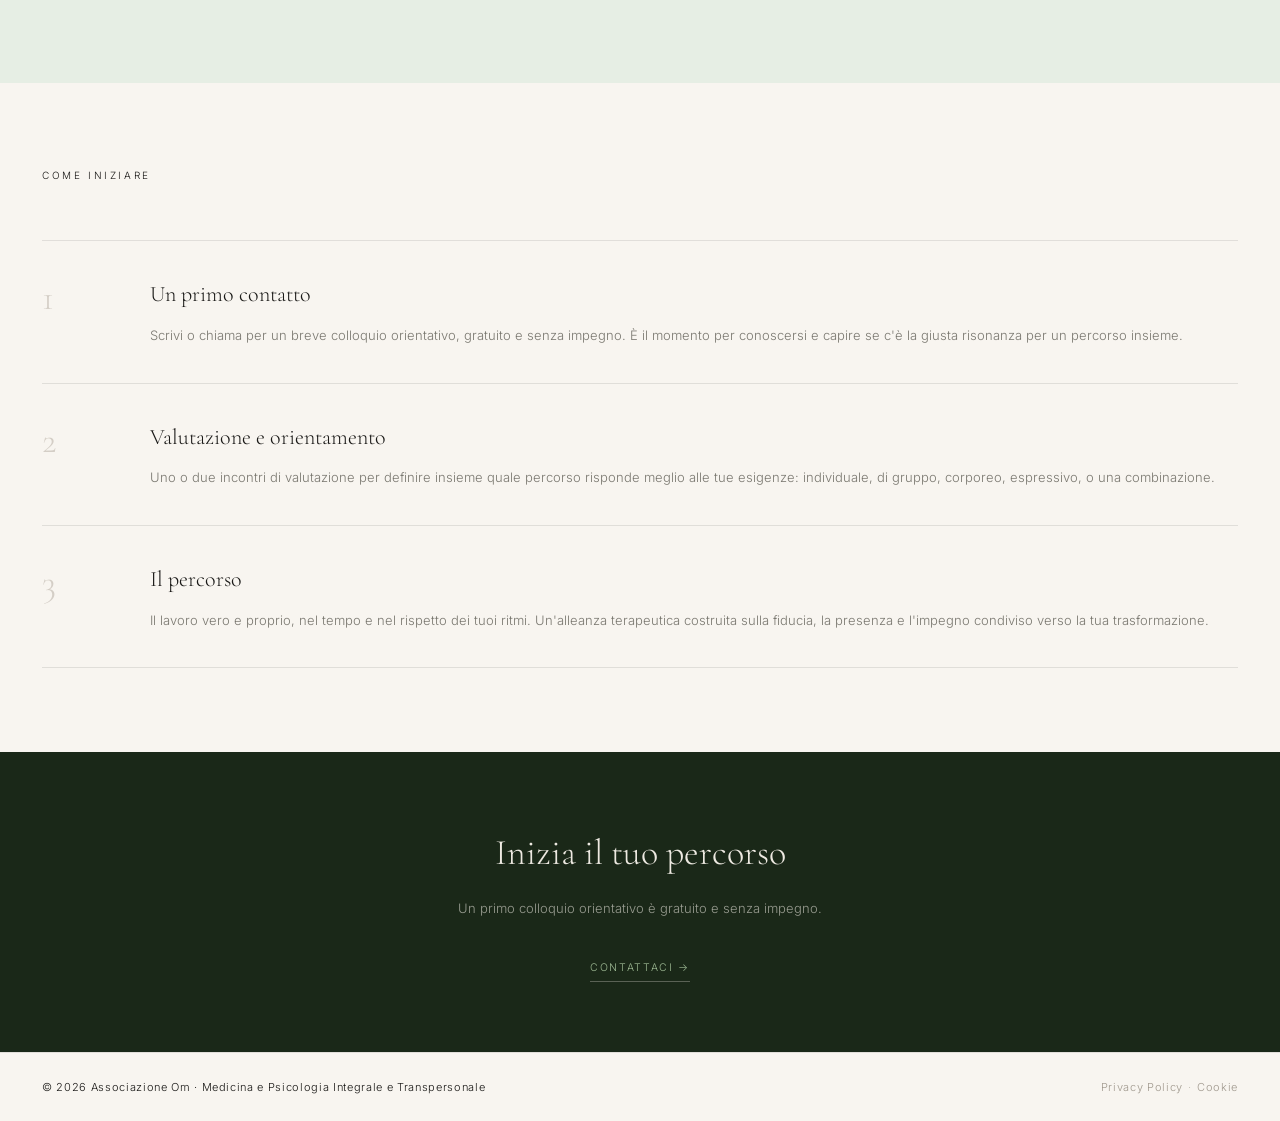
<file: guarigione.html>
﻿<!DOCTYPE html>
<html lang="it">
<head>
  <meta charset="UTF-8">
  <meta name="viewport" content="width=device-width, initial-scale=1.0">
  <title>Guarigione — Om Verbania</title>
  <meta name="description" content="Percorsi di sostegno psicologico, psicoterapia individuale e lavoro sul corpo attraverso la biotransenergetica. Om Verbania, Scareno (Verbania).">
  <link rel="preconnect" href="https://fonts.googleapis.com">
  <link rel="preconnect" href="https://fonts.gstatic.com" crossorigin>
  <link href="https://fonts.googleapis.com/css2?family=Cormorant+Garamond:ital,wght@0,300;0,400;1,300;1,400&family=Inter:wght@300;400;500&display=swap" rel="stylesheet">
  <link rel="stylesheet" href="style.css">
</head>
<body>

  <div class="mobile-menu" id="mobileMenu" role="dialog" aria-label="Menu di navigazione" aria-hidden="true">
    <button class="mobile-menu__close" id="menuClose">Chiudi</button>
    <a href="guarigione.html" onclick="closeMenu()">Guarigione</a>
    <a href="formazione.html" onclick="closeMenu()">Formazione</a>
    <a href="ospitalita.html" onclick="closeMenu()">Ospitalità</a>
    <a href="contatti.html" onclick="closeMenu()">Contatti</a>
  </div>

  <nav class="nav nav--page" id="nav" aria-label="Navigazione principale">
    <a href="index.html" class="nav__logo">Om <em>Verbania</em></a>
    <ul class="nav__links">
      <li><a href="guarigione.html" aria-current="page">Guarigione</a></li>
      <li><a href="formazione.html">Formazione</a></li>
      <li><a href="ospitalita.html">Ospitalità</a></li>
      <li><a href="contatti.html">Contatti</a></li>
    </ul>
    <button class="nav__menu-btn" id="menuBtn" aria-label="Apri menu" aria-expanded="false">
      <span></span><span></span>
    </button>
  </nav>

  <main>

    <section class="page-hero">
      <p class="page-hero__label js-reveal">Percorsi di cura</p>
      <h1 class="page-hero__title js-reveal js-reveal-delay-1">
        Guarigione
      </h1>
      <p class="page-hero__sub js-reveal js-reveal-delay-2">
        Sostegno psicologico, psicoterapia individuale e lavoro sul corpo. Percorsi pensati per chi attraversa un momento di difficoltà o desidera un cammino più profondo verso sé stesso.
      </p>
    </section>

    <!-- INTRO -->
    <section class="content-section content-section--white">
      <div class="two-col js-reveal">
        <div class="two-col__aside">
          <h2 class="two-col__aside-title">Un approccio <em>integrale</em></h2>
          <p class="two-col__aside-note">Corpo, mente e dimensione transpersonale non sono separati. Il nostro lavoro li tiene insieme.</p>
        </div>
        <div class="two-col__body">
          <p>Il percorso di guarigione proposto da Om Verbania nasce da una visione integrale dell'essere umano. Non lavoriamo solo sui sintomi, ma sulla persona nella sua totalità: le sue emozioni, la sua storia, il suo corpo, la sua dimensione spirituale.</p>
          <p>L'approccio biotransenergetico riconosce che ogni esperienza lascia una traccia nel corpo. Attraverso il respiro, il movimento e il contatto consapevole, è possibile raggiungere strati profondi della psiche e liberare energie bloccate da vecchi schemi e traumi.</p>
          <p>La psicologia transpersonale allarga ulteriormente questa visione, includendo le dimensioni di senso, di significato e di trascendenza che animano ogni essere umano. Non ci limitiamo a curare la sofferenza: accompagniamo la trasformazione.</p>
        </div>
      </div>
    </section>

    <!-- SERVIZI -->
    <section class="content-section content-section--warm">
      <p class="u-label js-reveal" style="margin-bottom: 2.5rem;">Cosa offriamo</p>
      <div class="services-grid">

        <div class="service-card js-reveal js-reveal-delay-1">
          <span class="service-card__icon"></span>
          <h3 class="service-card__title">Psicoterapia individuale</h3>
          <p class="service-card__desc">
            Incontri individuali con Matteo Hu, psicologo e psicoterapeuta. Un luogo sicuro per esplorare la propria storia, lavorare sui nodi emotivi e costruire nuovi equilibri. Il percorso si struttura nel tempo, rispettando i ritmi di ciascuno.
          </p>
        </div>

        <div class="service-card js-reveal js-reveal-delay-2">
          <span class="service-card__icon"></span>
          <h3 class="service-card__title">Biotransenergetica</h3>
          <p class="service-card__desc">
            Sessioni individuali e di gruppo che lavorano attraverso il corpo. Il respiro, il movimento e la voce diventano strumenti di accesso a livelli profondi dell'esperienza. Un approccio che integra la dimensione somatica con quella psicologica e spirituale.
          </p>
        </div>

        <div class="service-card js-reveal js-reveal-delay-3">
          <span class="service-card__icon"></span>
          <h3 class="service-card__title">Gruppi di benessere</h3>
          <p class="service-card__desc">
            Esperienze di gruppo guidate da Claudia e Matteo. Spazi di condivisione, pratiche corporee, arte terapia e lavoro con gli elementi naturali. Il gruppo diventa uno specchio e una risorsa per la crescita individuale.
          </p>
        </div>

        <div class="service-card js-reveal js-reveal-delay-1">
          <span class="service-card__icon"></span>
          <h3 class="service-card__title">Arte terapia transpersonale</h3>
          <p class="service-card__desc">
            Con Claudia Castiglioni, l'espressione artistica diventa un linguaggio dell'anima. Pittura, collage, lavoro con gli archetipi naturali: un percorso che bypassa la mente razionale e apre canali di conoscenza più profondi e immediati.
          </p>
        </div>

        <div class="service-card js-reveal js-reveal-delay-2">
          <span class="service-card__icon"></span>
          <h3 class="service-card__title">Sostegno psicologico</h3>
          <p class="service-card__desc">
            Per chi attraversa momenti di crisi, transizione o semplicemente sente il bisogno di essere ascoltato. Un sostegno professionale e umano, senza categorie o etichette, aperto a chiunque senta il richiamo di un cambiamento.
          </p>
        </div>

        <div class="service-card js-reveal js-reveal-delay-3">
          <span class="service-card__icon"></span>
          <h3 class="service-card__title">Ritiri intensivi</h3>
          <p class="service-card__desc">
            Weekend e periodi di immersione a Scareno, dove il contesto naturale del Verbano diventa parte integrante del percorso. Silenzio, natura, pratiche corporee e lavoro di gruppo in un luogo raccolto e accogliente.
          </p>
        </div>

      </div>
    </section>

    <!-- COME INIZIARE -->
    <section class="content-section content-section--white">
      <p class="u-label js-reveal" style="margin-bottom: 3rem;">Come iniziare</p>
      <div class="steps">
        <div class="step js-reveal">
          <span class="step__num">1</span>
          <div>
            <h3 class="step__title">Un primo contatto</h3>
            <p class="step__desc">Scrivi o chiama per un breve colloquio orientativo, gratuito e senza impegno. È il momento per conoscersi e capire se c'è la giusta risonanza per un percorso insieme.</p>
          </div>
        </div>
        <div class="step js-reveal">
          <span class="step__num">2</span>
          <div>
            <h3 class="step__title">Valutazione e orientamento</h3>
            <p class="step__desc">Uno o due incontri di valutazione per definire insieme quale percorso risponde meglio alle tue esigenze: individuale, di gruppo, corporeo, espressivo, o una combinazione.</p>
          </div>
        </div>
        <div class="step js-reveal">
          <span class="step__num">3</span>
          <div>
            <h3 class="step__title">Il percorso</h3>
            <p class="step__desc">Il lavoro vero e proprio, nel tempo e nel rispetto dei tuoi ritmi. Un'alleanza terapeutica costruita sulla fiducia, la presenza e l'impegno condiviso verso la tua trasformazione.</p>
          </div>
        </div>
      </div>
    </section>

    <!-- CTA -->
    <div class="cta-banner js-reveal">
      <h2 class="cta-banner__title">Inizia il tuo percorso</h2>
      <p class="cta-banner__sub">Un primo colloquio orientativo è gratuito e senza impegno.</p>
      <a href="contatti.html" class="cta-banner__link">Contattaci &rarr;</a>
    </div>

  </main>

  <footer class="footer">
    <p class="footer__copy">&copy; 2026 Associazione Om &middot; Medicina e Psicologia Integrale e Transpersonale</p>
    <div class="footer__links">
      <a href="privacy.html" class="footer__link">Privacy Policy</a>
      <span class="footer__sep">&middot;</span>
      <a href="cookie.html" class="footer__link">Cookie</a>
    </div>
  </footer>

  <script src="main.js"></script>
</body>
</html>
</file>
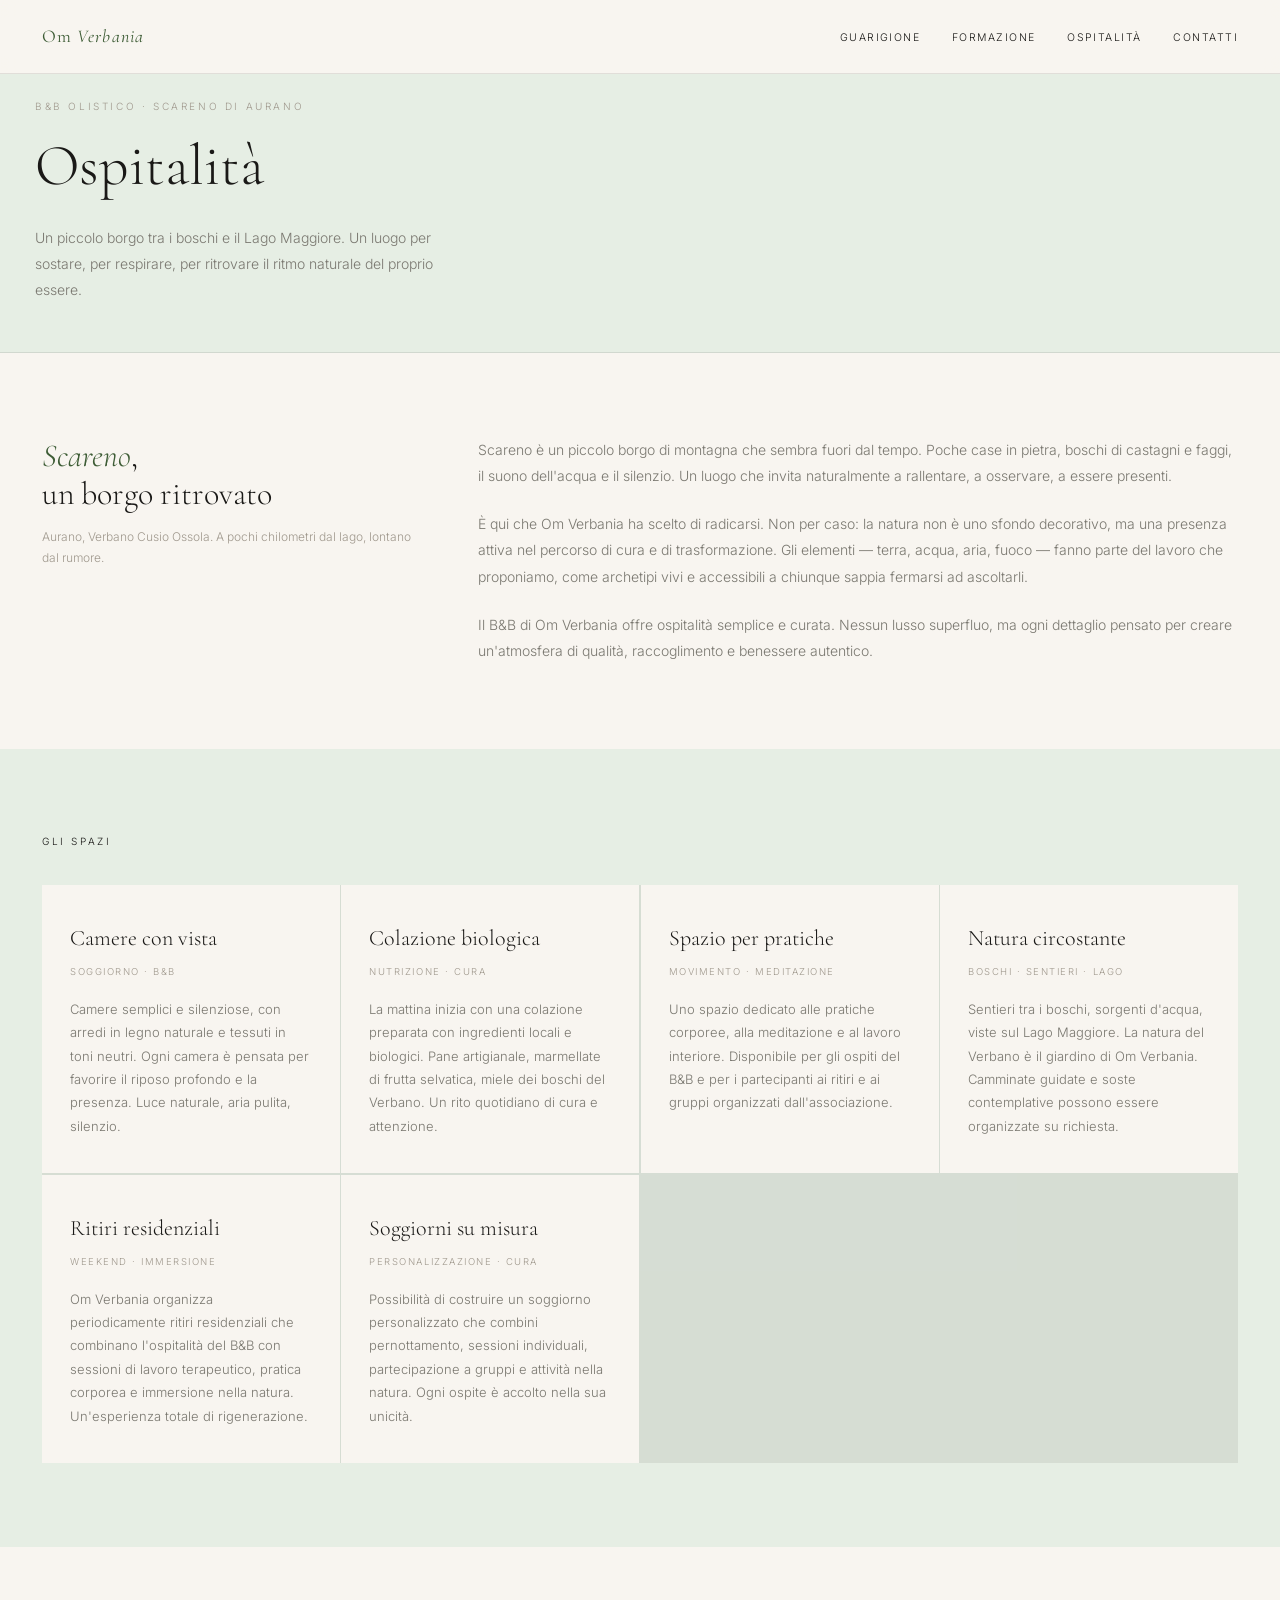
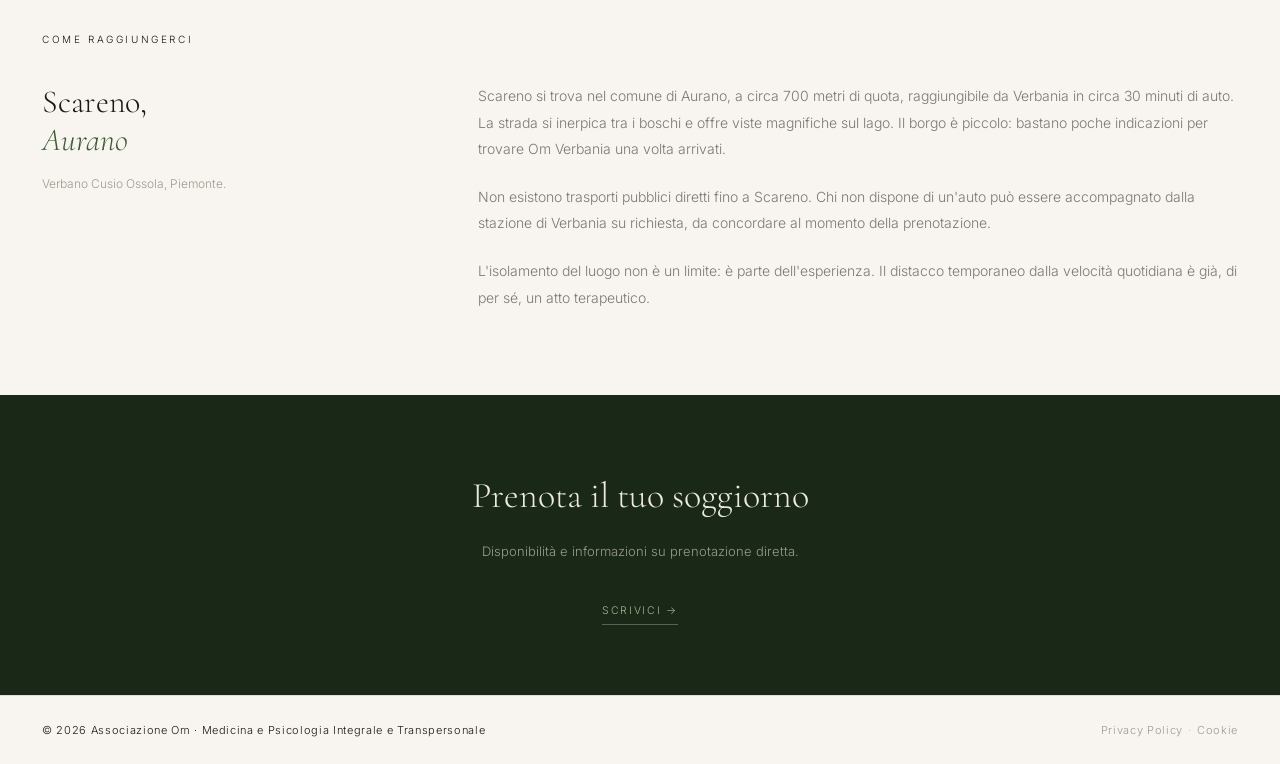
<file: ospitalita.html>
﻿<!DOCTYPE html>
<html lang="it">
<head>
  <meta charset="UTF-8">
  <meta name="viewport" content="width=device-width, initial-scale=1.0">
  <title>Ospitalità — Om Verbania</title>
  <meta name="description" content="B&B olistico immerso nella natura del Verbano a Scareno di Aurano. Un luogo per sostare, respirare e ritrovare il proprio centro.">
  <link rel="preconnect" href="https://fonts.googleapis.com">
  <link rel="preconnect" href="https://fonts.gstatic.com" crossorigin>
  <link href="https://fonts.googleapis.com/css2?family=Cormorant+Garamond:ital,wght@0,300;0,400;1,300;1,400&family=Inter:wght@300;400;500&display=swap" rel="stylesheet">
  <link rel="stylesheet" href="style.css">
</head>
<body>

  <div class="mobile-menu" id="mobileMenu" role="dialog" aria-label="Menu di navigazione" aria-hidden="true">
    <button class="mobile-menu__close" id="menuClose">Chiudi</button>
    <a href="guarigione.html" onclick="closeMenu()">Guarigione</a>
    <a href="formazione.html" onclick="closeMenu()">Formazione</a>
    <a href="ospitalita.html" onclick="closeMenu()">Ospitalità</a>
    <a href="contatti.html" onclick="closeMenu()">Contatti</a>
  </div>

  <nav class="nav nav--page" id="nav" aria-label="Navigazione principale">
    <a href="index.html" class="nav__logo">Om <em>Verbania</em></a>
    <ul class="nav__links">
      <li><a href="guarigione.html">Guarigione</a></li>
      <li><a href="formazione.html">Formazione</a></li>
      <li><a href="ospitalita.html" aria-current="page">Ospitalità</a></li>
      <li><a href="contatti.html">Contatti</a></li>
    </ul>
    <button class="nav__menu-btn" id="menuBtn" aria-label="Apri menu" aria-expanded="false">
      <span></span><span></span>
    </button>
  </nav>

  <main>

    <section class="page-hero">
      <p class="page-hero__label js-reveal">B&amp;B olistico · Scareno di Aurano</p>
      <h1 class="page-hero__title js-reveal js-reveal-delay-1">
        Ospitalità
      </h1>
      <p class="page-hero__sub js-reveal js-reveal-delay-2">
        Un piccolo borgo tra i boschi e il Lago Maggiore. Un luogo per sostare, per respirare, per ritrovare il ritmo naturale del proprio essere.
      </p>
    </section>

    <!-- IL LUOGO -->
    <section class="content-section content-section--white">
      <div class="two-col js-reveal">
        <div class="two-col__aside">
          <h2 class="two-col__aside-title"><em>Scareno</em>,<br>un borgo ritrovato</h2>
          <p class="two-col__aside-note">Aurano, Verbano Cusio Ossola. A pochi chilometri dal lago, lontano dal rumore.</p>
        </div>
        <div class="two-col__body">
          <p>Scareno è un piccolo borgo di montagna che sembra fuori dal tempo. Poche case in pietra, boschi di castagni e faggi, il suono dell'acqua e il silenzio. Un luogo che invita naturalmente a rallentare, a osservare, a essere presenti.</p>
          <p>È qui che Om Verbania ha scelto di radicarsi. Non per caso: la natura non è uno sfondo decorativo, ma una presenza attiva nel percorso di cura e di trasformazione. Gli elementi — terra, acqua, aria, fuoco — fanno parte del lavoro che proponiamo, come archetipi vivi e accessibili a chiunque sappia fermarsi ad ascoltarli.</p>
          <p>Il B&B di Om Verbania offre ospitalità semplice e curata. Nessun lusso superfluo, ma ogni dettaglio pensato per creare un'atmosfera di qualità, raccoglimento e benessere autentico.</p>
        </div>
      </div>
    </section>

    <!-- LE CAMERE -->
    <section class="content-section content-section--warm">
      <p class="u-label js-reveal" style="margin-bottom: 2.5rem;">Gli spazi</p>
      <div class="rooms-grid">

        <div class="room-card js-reveal js-reveal-delay-1">
          <h3 class="room-card__title">Camere con vista</h3>
          <span class="room-card__tag">Soggiorno · B&amp;B</span>
          <p class="room-card__desc">Camere semplici e silenziose, con arredi in legno naturale e tessuti in toni neutri. Ogni camera è pensata per favorire il riposo profondo e la presenza. Luce naturale, aria pulita, silenzio.</p>
        </div>

        <div class="room-card js-reveal js-reveal-delay-2">
          <h3 class="room-card__title">Colazione biologica</h3>
          <span class="room-card__tag">Nutrizione · Cura</span>
          <p class="room-card__desc">La mattina inizia con una colazione preparata con ingredienti locali e biologici. Pane artigianale, marmellate di frutta selvatica, miele dei boschi del Verbano. Un rito quotidiano di cura e attenzione.</p>
        </div>

        <div class="room-card js-reveal js-reveal-delay-3">
          <h3 class="room-card__title">Spazio per pratiche</h3>
          <span class="room-card__tag">Movimento · Meditazione</span>
          <p class="room-card__desc">Uno spazio dedicato alle pratiche corporee, alla meditazione e al lavoro interiore. Disponibile per gli ospiti del B&B e per i partecipanti ai ritiri e ai gruppi organizzati dall'associazione.</p>
        </div>

        <div class="room-card js-reveal js-reveal-delay-1">
          <h3 class="room-card__title">Natura circostante</h3>
          <span class="room-card__tag">Boschi · Sentieri · Lago</span>
          <p class="room-card__desc">Sentieri tra i boschi, sorgenti d'acqua, viste sul Lago Maggiore. La natura del Verbano è il giardino di Om Verbania. Camminate guidate e soste contemplative possono essere organizzate su richiesta.</p>
        </div>

        <div class="room-card js-reveal js-reveal-delay-2">
          <h3 class="room-card__title">Ritiri residenziali</h3>
          <span class="room-card__tag">Weekend · Immersione</span>
          <p class="room-card__desc">Om Verbania organizza periodicamente ritiri residenziali che combinano l'ospitalità del B&B con sessioni di lavoro terapeutico, pratica corporea e immersione nella natura. Un'esperienza totale di rigenerazione.</p>
        </div>

        <div class="room-card js-reveal js-reveal-delay-3">
          <h3 class="room-card__title">Soggiorni su misura</h3>
          <span class="room-card__tag">Personalizzazione · Cura</span>
          <p class="room-card__desc">Possibilità di costruire un soggiorno personalizzato che combini pernottamento, sessioni individuali, partecipazione a gruppi e attività nella natura. Ogni ospite è accolto nella sua unicità.</p>
        </div>

      </div>
    </section>

    <!-- COME ARRIVARE -->
    <section class="content-section content-section--white">
      <p class="u-label js-reveal" style="margin-bottom: 2.5rem;">Come raggiungerci</p>
      <div class="two-col js-reveal">
        <div class="two-col__aside">
          <h2 class="two-col__aside-title">Scareno,<br><em>Aurano</em></h2>
          <p class="two-col__aside-note">Verbano Cusio Ossola, Piemonte.</p>
        </div>
        <div class="two-col__body">
          <p>Scareno si trova nel comune di Aurano, a circa 700 metri di quota, raggiungibile da Verbania in circa 30 minuti di auto. La strada si inerpica tra i boschi e offre viste magnifiche sul lago. Il borgo è piccolo: bastano poche indicazioni per trovare Om Verbania una volta arrivati.</p>
          <p>Non esistono trasporti pubblici diretti fino a Scareno. Chi non dispone di un'auto può essere accompagnato dalla stazione di Verbania su richiesta, da concordare al momento della prenotazione.</p>
          <p>L'isolamento del luogo non è un limite: è parte dell'esperienza. Il distacco temporaneo dalla velocità quotidiana è già, di per sé, un atto terapeutico.</p>
        </div>
      </div>
    </section>

    <!-- CTA -->
    <div class="cta-banner js-reveal">
      <h2 class="cta-banner__title">Prenota il tuo soggiorno</h2>
      <p class="cta-banner__sub">Disponibilità e informazioni su prenotazione diretta.</p>
      <a href="contatti.html" class="cta-banner__link">Scrivici &rarr;</a>
    </div>

  </main>

  <footer class="footer">
    <p class="footer__copy">&copy; 2026 Associazione Om &middot; Medicina e Psicologia Integrale e Transpersonale</p>
    <div class="footer__links">
      <a href="privacy.html" class="footer__link">Privacy Policy</a>
      <span class="footer__sep">&middot;</span>
      <a href="cookie.html" class="footer__link">Cookie</a>
    </div>
  </footer>

  <script src="main.js"></script>
</body>
</html>
</file>
<file: style.css>
/* ============================================================
   Om Verbania — Foglio di stile principale
   ============================================================ */

/* ============================================================
   LOADER
   ============================================================ */

.loader {
  position: fixed;
  inset: 0;
  z-index: 9999;
  background: var(--color-bg-dark);
  display: flex;
  flex-direction: column;
  align-items: center;
  justify-content: center;
  gap: 2rem;
  transition: opacity 0.8s ease;
}

.loader--hidden {
  opacity: 0;
  pointer-events: none;
}

.loader__logo {
  font-family: var(--font-serif);
  font-size: 22px;
  font-weight: 400;
  letter-spacing: 0.08em;
  color: #EDE9E1;
}

.loader__logo em {
  font-style: italic;
  color: var(--color-green-pale);
}

.loader__line {
  display: block;
  width: 40px;
  height: 0.5px;
  background: rgba(237, 233, 225, 0.3);
  position: relative;
  overflow: hidden;
}

.loader__line::after {
  content: '';
  position: absolute;
  inset: 0;
  background: var(--color-green-pale);
  animation: loader-slide 1.4s ease-in-out infinite;
}

@keyframes loader-slide {
  0%   { transform: translateX(-100%); }
  50%  { transform: translateX(0%); }
  100% { transform: translateX(100%); }
}

/* Reset & base */
*, *::before, *::after {
  margin: 0;
  padding: 0;
  box-sizing: border-box;
}

:root {
  --color-bg:        #F8F5F0;
  --color-bg-warm:   #E6EEE4;
  --color-bg-dark:   #1A2818;
  --color-text:      #1A1917;
  --color-text-mid:  #7A7870;
  --color-text-muted:#A0998E;
  --color-green:     #3D5C35;
  --color-green-mid: #5A7A52;
  --color-green-pale:#9EBA94;
  --color-green-deep:#4E6648;
  --color-rule:      rgba(26, 25, 23, 0.1);
  --color-rule-dark: rgba(237, 233, 225, 0.08);
  --font-serif:      'Cormorant Garamond', Georgia, serif;
  --font-sans:       'Inter', system-ui, sans-serif;
  --transition:      0.4s cubic-bezier(0.25, 0.46, 0.45, 0.94);
}

html {
  font-size: 14px;
  scroll-behavior: smooth;
  -webkit-font-smoothing: antialiased;
  -moz-osx-font-smoothing: grayscale;
}

body {
  font-family: var(--font-sans);
  font-weight: 300;
  color: var(--color-text);
  background-color: var(--color-bg);
  line-height: 1.7;
  overflow-x: hidden;
}

a {
  text-decoration: none;
  color: inherit;
}

img {
  display: block;
  max-width: 100%;
}

/* ============================================================
   UTILITY
   ============================================================ */

.u-label {
  font-size: 10px;
  letter-spacing: 0.26em;
  text-transform: uppercase;
  color: var(--color-text);
}

.u-rule {
  display: block;
  width: 36px;
  height: 0.5px;
  background: var(--color-rule);
}

.u-rule--center {
  margin-left: auto;
  margin-right: auto;
}

.u-rule--light {
  background: var(--color-rule-dark);
}

/* Fade-up animation */
.js-reveal {
  opacity: 0;
  transform: translateY(28px);
  transition: opacity 0.8s var(--transition), transform 0.8s var(--transition);
}

.js-reveal.is-visible {
  opacity: 1;
  transform: translateY(0);
}

.js-reveal-delay-1 { transition-delay: 0.1s; }
.js-reveal-delay-2 { transition-delay: 0.22s; }
.js-reveal-delay-3 { transition-delay: 0.34s; }
.js-reveal-delay-4 { transition-delay: 0.46s; }

/* ============================================================
   NAVIGATION
   ============================================================ */

.nav {
  position: fixed;
  top: 0;
  left: 0;
  right: 0;
  z-index: 200;
  display: flex;
  justify-content: space-between;
  align-items: center;
  padding: 1.5rem 3rem;
  background: rgba(248, 245, 240, 0);
  transition: background var(--transition), border-color var(--transition);
  border-bottom: 0.5px solid transparent;
}

.nav.is-scrolled {
  background: rgba(248, 245, 240, 0.96);
  border-bottom-color: var(--color-rule);
  backdrop-filter: blur(8px);
  -webkit-backdrop-filter: blur(8px);
}

.nav__logo {
  font-family: var(--font-serif);
  font-size: 18px;
  font-weight: 400;
  letter-spacing: 0.06em;
  color: #EDE9E1;
  text-shadow: 0 1px 6px rgba(0,0,0,0.5);
  transition: color var(--transition);
}

.nav__logo em {
  font-style: italic;
  color: #EDE9E1;
  transition: color var(--transition);
}

.nav__logo:hover {
  color: var(--color-green-pale);
}

.nav__logo:hover em {
  color: var(--color-green-pale);
}

.nav.is-scrolled .nav__logo {
  color: var(--color-green);
  text-shadow: none;
  transition: opacity var(--transition);
}

.nav.is-scrolled .nav__logo em {
  color: var(--color-green);
}

.nav.is-scrolled .nav__logo:hover {
  color: var(--color-green);
  opacity: 0.45;
}

.nav.is-scrolled .nav__logo:hover em {
  color: var(--color-green);
}

.nav__links {
  display: flex;
  gap: 2.25rem;
  list-style: none;
}

.nav__links a {
  font-size: 10.5px;
  letter-spacing: 0.14em;
  text-transform: uppercase;
  color: #EDE9E1;
  text-shadow: 0 1px 6px rgba(0,0,0,0.5);
  transition: color var(--transition);
}

.nav.is-scrolled .nav__links a {
  color: var(--color-text);
  text-shadow: none;
  transition: opacity var(--transition);
}


.nav__links a:hover {
  color: var(--color-green-pale);
  text-shadow: 0 1px 6px rgba(0,0,0,0.5);
}

.nav.is-scrolled .nav__links a:hover {
  color: var(--color-text);
  opacity: 0.45;
  text-shadow: none;
}

.nav__menu-btn {
  display: none;
  background: none;
  border: 1px solid rgba(255,255,255,0.6);
  border-radius: 50%;
  cursor: pointer;
  padding: 10px;
  flex-direction: column;
  align-items: center;
  gap: 5px;
  width: 40px;
  height: 40px;
  justify-content: center;
  transition: border-color var(--transition);
}

.nav__menu-btn:hover {
  border-color: var(--color-green-pale);
}

.nav__menu-btn span {
  display: block;
  width: 18px;
  height: 1px;
  background: #ffffff;
  transition: background var(--transition);
}

.nav__menu-btn:hover span {
  background: var(--color-green-pale);
}

.nav.is-scrolled .nav__menu-btn span {
  background: var(--color-text);
}

/* ============================================================
   HERO
   ============================================================ */

.hero {
  position: relative;
  min-height: 100vh;
  background: var(--color-bg-dark);
  display: flex;
  flex-direction: column;
  padding: 5rem 3rem 4rem;
  overflow: hidden;
}

.hero__bg {
  position: absolute;
  inset: 0;
  pointer-events: none;
  overflow: hidden;
}
.hero__bg video {
  width: 100%;
  height: 100%;
  object-fit: cover;
  object-position: center;
  opacity: 0.55;
}
.hero__bg::after {
  content: '';
  position: absolute;
  inset: 0;
  background: linear-gradient(
    to bottom,
    rgba(20, 30, 18, 0.55) 0%,
    rgba(20, 30, 18, 0.35) 50%,
    rgba(20, 30, 18, 0.65) 100%
  );
}

.hero__content {
  position: relative;
  z-index: 1;
  max-width: 780px;
  margin-top: auto;
}

.hero__eyebrow {
  font-size: 10px;
  letter-spacing: 0.24em;
  text-transform: uppercase;
  color: #EDE9E1;
  margin-bottom: 2rem;
}

.hero__title {
  font-family: var(--font-serif);
  font-size: clamp(42px, 6vw, 72px);
  font-weight: 300;
  line-height: 1.05;
  color: #EDE9E1;
  margin-bottom: 2.25rem;
}

.hero__title em {
  font-style: italic;
  color: var(--color-green-pale);
}

.hero__sub {
  font-size: 14px;
  color: #EDE9E1;
  max-width: 380px;
  line-height: 1.85;
  font-weight: 300;
  margin-bottom: 3rem;
}

.hero__cta {
  display: inline-flex;
  align-items: center;
  gap: 8px;
  font-size: 10.5px;
  letter-spacing: 0.16em;
  text-transform: uppercase;
  color: #EDE9E1;
  text-shadow: 0 1px 6px rgba(0,0,0,0.5);
  border-bottom: 0.5px solid rgba(237, 233, 225, 0.5);
  padding-bottom: 4px;
  transition: border-color var(--transition), color var(--transition);
}

.hero__cta:hover {
  color: var(--color-green-pale);
  border-color: var(--color-green-pale);
}

.hero__foot {
  position: absolute;
  bottom: 2.5rem;
  right: 3rem;
  font-size: 10px;
  letter-spacing: 0.18em;
  text-transform: uppercase;
  color: #EDE9E1;
  writing-mode: vertical-rl;
  text-orientation: mixed;
}

.hero__scroll-line {
  display: none;
}

/* ============================================================
   MANIFESTO
   ============================================================ */

.manifesto {
  padding: 7rem 3rem;
  background: var(--color-bg);
  text-align: center;
}

.manifesto__inner {
  max-width: 620px;
  margin: 0 auto;
}

.manifesto__quote {
  font-family: var(--font-serif);
  font-size: clamp(20px, 2.8vw, 28px);
  font-weight: 300;
  font-style: italic;
  line-height: 1.5;
  color: var(--color-text);
  margin: 2.75rem 0;
}

.manifesto__quote strong {
  font-style: normal;
  font-weight: 300;
  color: var(--color-green);
}

.manifesto__body {
  font-size: 14px;
  color: var(--color-text-mid);
  line-height: 1.9;
  font-weight: 300;
  margin-top: 2rem;
}

/* ============================================================
   PATHS
   ============================================================ */

.paths {
  background: var(--color-bg-warm);
  padding: 5.5rem 3rem;
}

.paths__header {
  margin-bottom: 2.75rem;
}

.paths__grid {
  display: grid;
  grid-template-columns: repeat(3, 1fr);
  gap: 1.5px;
  background: rgba(26, 25, 23, 0.08);
}

.path-card {
  background: var(--color-bg);
  padding: 2.75rem 2rem;
  display: flex;
  flex-direction: column;
  transition: background var(--transition);
}

.path-card:hover {
  background: #FBF9F5;
}

.path-card__number {
  display: block;
  font-size: 10px;
  letter-spacing: 0.2em;
  color: #C4BEB4;
  margin-bottom: 2rem;
}

.path-card__title {
  font-family: var(--font-serif);
  font-size: 32px;
  font-weight: 300;
  color: var(--color-text);
  margin-bottom: 1.25rem;
  line-height: 1.1;
}

.path-card__desc {
  font-size: 13px;
  color: var(--color-text-mid);
  line-height: 1.8;
  flex: 1;
  font-weight: 300;
  margin-bottom: 2rem;
}

.path-card__link {
  font-size: 10px;
  letter-spacing: 0.16em;
  text-transform: uppercase;
  color: var(--color-green);
  transition: letter-spacing var(--transition);
}

.path-card__link:hover {
  letter-spacing: 0.22em;
}

/* ============================================================
   AGENDA
   ============================================================ */

.agenda {
  background: var(--color-bg-dark);
  padding: 6rem 3rem;
}

.agenda__label {
  font-size: 10px;
  letter-spacing: 0.26em;
  text-transform: uppercase;
  color: rgba(237, 233, 225, 0.5);
  margin-bottom: 2rem;
}

.agenda__heading {
  font-family: var(--font-serif);
  font-size: clamp(24px, 3.2vw, 34px);
  font-weight: 300;
  color: #EDE9E1;
  margin-bottom: 3.5rem;
}

.agenda__list {
  border-top: 0.5px solid var(--color-rule-dark);
}

.agenda__item {
  display: grid;
  grid-template-columns: 100px 1fr auto;
  align-items: baseline;
  gap: 2rem;
  padding: 1.75rem 0;
  border-bottom: 0.5px solid var(--color-rule-dark);
  transition: opacity var(--transition);
}

.agenda__item:hover {
  opacity: 0.75;
}

.agenda__date {
  font-family: var(--font-serif);
  font-size: 13px;
  font-style: italic;
  color: rgba(237, 233, 225, 0.5);
}

.agenda__event-name {
  font-family: var(--font-serif);
  font-size: 20px;
  font-weight: 300;
  color: #EDE9E1;
}

.agenda__event-type {
  font-size: 10px;
  letter-spacing: 0.14em;
  text-transform: uppercase;
  color: rgba(237, 233, 225, 0.5);
}

.agenda__empty {
  padding: 3rem 0;
  border-bottom: 0.5px solid var(--color-rule-dark);
}

.agenda__empty p {
  font-family: var(--font-serif);
  font-size: 20px;
  font-style: italic;
  color: #EDE9E1;
}

.agenda__empty span {
  display: block;
  margin-top: 0.5rem;
  font-size: 12px;
  color: rgba(237, 233, 225, 0.55);
}

.agenda__cta {
  display: inline-flex;
  align-items: center;
  gap: 8px;
  margin-top: 3rem;
  font-size: 10.5px;
  letter-spacing: 0.16em;
  text-transform: uppercase;
  color: var(--color-green-pale);
  border-bottom: 0.5px solid rgba(237, 233, 225, 0.3);
  padding-bottom: 4px;
  transition: color var(--transition), border-color var(--transition);
}

.agenda__cta:hover {
  color: #EDE9E1;
  border-color: var(--color-green-pale);
}

/* ============================================================
   FOUNDERS
   ============================================================ */

.founders {
  padding: 7rem 3rem;
  background: var(--color-bg);
}

.founders__header {
  margin-bottom: 4rem;
}

.founders__grid {
  display: grid;
  grid-template-columns: 1fr 1fr;
  gap: 4rem;
}

.founder {
  border-top: 0.5px solid var(--color-rule);
  padding-top: 2.5rem;
}

.founder__avatar {
  width: 270px;
  height: 270px;
  border-radius: 50%;
  overflow: hidden;
  margin-bottom: 1.75rem;
}
.founder__avatar img {
  width: 100%;
  height: 100%;
  object-fit: cover;
  object-position: center top;
  display: block;
  filter: grayscale(100%);
}

.founder__name {
  font-family: var(--font-serif);
  font-size: 26px;
  font-weight: 300;
  color: var(--color-text);
  margin-bottom: 0.35rem;
}

.founder__role {
  font-size: 10px;
  letter-spacing: 0.16em;
  text-transform: uppercase;
  color: var(--color-text-muted);
  margin-bottom: 1.5rem;
}

.founder__bio {
  font-size: 13.5px;
  color: var(--color-text-mid);
  line-height: 1.85;
  font-weight: 300;
}

/* ============================================================
   CONTACT
   ============================================================ */

.contact {
  background: var(--color-bg-warm);
  padding: 7rem 3rem;
  text-align: center;
}

.contact__inner {
  max-width: 560px;
  margin: 0 auto;
}

.contact__title {
  font-family: var(--font-serif);
  font-size: clamp(28px, 3.8vw, 42px);
  font-weight: 300;
  color: var(--color-text);
  margin-bottom: 0.75rem;
}

.contact__subtitle {
  font-size: 13px;
  color: var(--color-text);
  letter-spacing: 0.06em;
  margin-bottom: 3rem;
}

.contact__grid {
  display: grid;
  grid-template-columns: repeat(3, 1fr);
  gap: 0;
  border: 0.5px solid var(--color-rule);
  margin-top: 3rem;
}

.contact__item {
  padding: 2.25rem 1.5rem;
  border-right: 1px solid rgba(26, 25, 23, 0.25);
}

.contact__item:last-child {
  border-right: none;
}

.contact__item-label {
  display: block;
  font-size: 9.5px;
  letter-spacing: 0.22em;
  text-transform: uppercase;
  color: var(--color-text-mid);
  margin-bottom: 0.75rem;
}

.contact__item-value {
  font-family: var(--font-serif);
  font-size: 16px;
  color: var(--color-text);
  line-height: 1.5;
}

.contact__item-value a {
  color: var(--color-green-deep);
  transition: opacity var(--transition);
}

.contact__item-value a:hover {
  opacity: 0.7;
}

/* ============================================================
   FOOTER
   ============================================================ */

.footer {
  padding: 1.75rem 3rem;
  display: flex;
  justify-content: space-between;
  align-items: center;
  background: var(--color-bg);
  border-top: 0.5px solid var(--color-rule);
}

.footer__copy {
  font-size: 11px;
  color: var(--color-text);
  letter-spacing: 0.06em;
}

.footer__links {
  display: flex;
  align-items: center;
  gap: 0.4rem;
}

.footer__sep {
  font-size: 11px;
  color: #C4BEB4;
}

.footer__link {
  font-size: 11px;
  color: var(--color-text-muted);
  letter-spacing: 0.06em;
  transition: color var(--transition);
}

.footer__link:hover {
  color: var(--color-text);
}

/* ============================================================
   RESPONSIVE
   ============================================================ */

@media (max-width: 900px) {
  .nav { padding: 1.25rem 1.5rem; }
  .nav__links { display: none; }
  .nav__menu-btn { display: flex; }

  .hero { padding: 0 1.5rem; }
  .hero__content { margin-top: auto; margin-bottom: auto; }
  .hero__foot { display: none; }
  .hero__scroll-line { left: 1.5rem; }

  .manifesto { padding: 5rem 1.5rem; }
  .paths { padding: 4.5rem 1.5rem; }
  .paths__grid { grid-template-columns: 1fr; gap: 1.5px; }

  .agenda { padding: 5rem 1.5rem; }
  .agenda__item { grid-template-columns: 80px 1fr; }
  .agenda__event-type { display: none; }

  .founders { padding: 5rem 1.5rem; }
  .founders__grid { grid-template-columns: 1fr; gap: 3rem; }

  .contact { padding: 5rem 1.5rem; }
  .contact__grid { grid-template-columns: 1fr; }
  .contact__item { border-right: none; border-bottom: 0.5px solid var(--color-rule); }
  .contact__item:last-child { border-bottom: none; }

  .footer { padding: 1.5rem; flex-direction: column; gap: 0.75rem; text-align: center; }
}

@media (max-width: 600px) {
  .hero__title { font-size: 44px; }
  .manifesto__quote { font-size: 22px; }
}

/* ============================================================
   INNER PAGE NAV (parte già in modalità chiara)
   ============================================================ */

.nav--page {
  background: rgba(248, 245, 240, 0.97);
  border-bottom-color: var(--color-rule);
  backdrop-filter: blur(8px);
  -webkit-backdrop-filter: blur(8px);
}

.nav--page .nav__logo { color: var(--color-green); text-shadow: none; transition: opacity var(--transition); }
.nav--page .nav__logo em { color: var(--color-green); }
.nav--page .nav__logo:hover { color: var(--color-green); opacity: 0.45; }
.nav--page .nav__logo:hover em { color: var(--color-green); }
.nav--page .nav__links a { color: var(--color-text); text-shadow: none; transition: opacity var(--transition); }
.nav--page .nav__links a:hover { color: var(--color-text); opacity: 0.45; }
.nav--page .nav__menu-btn { border-color: rgba(26,25,23,0.3); }
.nav--page .nav__menu-btn:hover { border-color: rgba(26,25,23,0.45); opacity: 0.45; }
.nav--page .nav__menu-btn span { background: var(--color-text); }

/* ============================================================
   PAGE HERO (intestazione pagine interne)
   ============================================================ */

.page-hero {
  padding: 7rem 2.5rem 3.5rem;
  background: var(--color-bg-warm);
  border-bottom: 0.5px solid var(--color-rule);
}

.page-hero__label {
  font-size: 10px;
  letter-spacing: 0.26em;
  text-transform: uppercase;
  color: var(--color-text-muted);
  margin-bottom: 1.5rem;
}

.page-hero__title {
  font-family: var(--font-serif);
  font-size: clamp(34px, 5vw, 58px);
  font-weight: 300;
  line-height: 1.05;
  color: var(--color-text);
  max-width: 640px;
  margin-bottom: 2rem;
}

.page-hero__title em {
  font-style: italic;
  color: var(--color-green);
}

.page-hero__sub {
  font-size: 14px;
  color: var(--color-text-mid);
  max-width: 440px;
  line-height: 1.85;
  font-weight: 300;
}

/* ============================================================
   CONTENT SECTIONS (pagine interne)
   ============================================================ */

.content-section {
  padding: 6rem 3rem;
}

.content-section--warm { background: var(--color-bg-warm); }
.content-section--dark { background: var(--color-bg-dark); color: #EDE9E1; }
.content-section--white { background: var(--color-bg); }

.content-intro {
  max-width: 560px;
  margin-bottom: 5rem;
}

.content-intro__heading {
  font-family: var(--font-serif);
  font-size: clamp(22px, 3vw, 32px);
  font-weight: 300;
  color: var(--color-text);
  margin-bottom: 1.5rem;
  line-height: 1.2;
}

.content-intro__heading em { font-style: italic; color: var(--color-green); }

.content-intro__text {
  font-size: 14px;
  color: var(--color-text-mid);
  line-height: 1.9;
  font-weight: 300;
}

/* Servizi / offerta */
.services-grid {
  display: grid;
  grid-template-columns: repeat(auto-fit, minmax(260px, 1fr));
  gap: 1.5px;
  background: rgba(26, 25, 23, 0.08);
  margin-top: 4rem;
}

.service-card {
  background: var(--color-bg);
  padding: 2.5rem 2rem;
}

.service-card--warm { background: var(--color-bg-warm); }

.service-card__icon {
  display: block;
  width: 32px;
  height: 0.5px;
  background: var(--color-green-pale);
  margin-bottom: 2rem;
}

.service-card__title {
  font-family: var(--font-serif);
  font-size: 24px;
  font-weight: 300;
  color: var(--color-text);
  margin-bottom: 1rem;
  line-height: 1.2;
}

.service-card__desc {
  font-size: 13px;
  color: var(--color-text-mid);
  line-height: 1.8;
  font-weight: 300;
}

/* Testo a due colonne editoriale */
.two-col {
  display: grid;
  grid-template-columns: 1fr 2fr;
  gap: 4rem;
  align-items: start;
}

.two-col__aside {
  position: sticky;
  top: 6rem;
}

.two-col__aside-title {
  font-family: var(--font-serif);
  font-size: 32px;
  font-weight: 300;
  line-height: 1.2;
  color: var(--color-text);
  margin-bottom: 1rem;
}

.two-col__aside-title em { font-style: italic; color: var(--color-green); }

.two-col__aside-note {
  font-size: 12px;
  color: var(--color-text-muted);
  line-height: 1.7;
  font-weight: 300;
}

.two-col__body { }

.two-col__body p {
  font-size: 14px;
  color: var(--color-text-mid);
  line-height: 1.9;
  font-weight: 300;
  margin-bottom: 1.5rem;
}

.two-col__body p:last-child { margin-bottom: 0; }

/* Steps / moduli del corso */
.steps {
  margin-top: 4rem;
  border-top: 0.5px solid var(--color-rule);
}

.step {
  display: grid;
  grid-template-columns: 80px 1fr;
  gap: 2rem;
  padding: 2.5rem 0;
  border-bottom: 0.5px solid var(--color-rule);
  align-items: start;
}

.step__num {
  font-family: var(--font-serif);
  font-size: 36px;
  font-weight: 300;
  color: #D4CEC6;
  line-height: 1;
  padding-top: 4px;
}

.step__title {
  font-family: var(--font-serif);
  font-size: 22px;
  font-weight: 300;
  color: var(--color-text);
  margin-bottom: 0.75rem;
}

.step__desc {
  font-size: 13px;
  color: var(--color-text-mid);
  line-height: 1.8;
  font-weight: 300;
}

/* Agenda items */
.agenda-item--full {
  display: grid;
  grid-template-columns: 120px 1fr auto;
  align-items: start;
  gap: 2.5rem;
  padding: 2.25rem 0;
  border-bottom: 0.5px solid var(--color-rule);
  transition: opacity var(--transition);
  cursor: default;
}

.agenda-item--full:hover { opacity: 0.7; }

.agenda-item__date {
  font-family: var(--font-serif);
  font-size: 14px;
  font-style: italic;
  color: var(--color-text-muted);
  padding-top: 4px;
}

.agenda-item__title {
  font-family: var(--font-serif);
  font-size: 22px;
  font-weight: 300;
  color: var(--color-text);
  margin-bottom: 0.5rem;
}

.agenda-item__desc {
  font-size: 12.5px;
  color: var(--color-text-mid);
  line-height: 1.7;
}

.agenda-item__tag {
  font-size: 9.5px;
  letter-spacing: 0.16em;
  text-transform: uppercase;
  color: var(--color-green);
  padding-top: 6px;
  white-space: nowrap;
}

/* Contact form */
.contact-form {
  max-width: 560px;
}

.form-row {
  display: grid;
  grid-template-columns: 1fr 1fr;
  gap: 1.5rem;
  margin-bottom: 1.5rem;
}

.form-field {
  display: flex;
  flex-direction: column;
  gap: 0.5rem;
  margin-bottom: 1.5rem;
}

.form-field--full {
  grid-column: 1 / -1;
}

.form-field label {
  font-size: 10px;
  letter-spacing: 0.2em;
  text-transform: uppercase;
  color: var(--color-text-muted);
}

.form-field input,
.form-field textarea,
.form-field select {
  background: transparent;
  border: none;
  border-bottom: 0.5px solid rgba(26, 25, 23, 0.2);
  padding: 0.6rem 0;
  font-family: var(--font-sans);
  font-size: 14px;
  font-weight: 300;
  color: var(--color-text);
  outline: none;
  transition: border-color var(--transition);
  width: 100%;
}

.form-field input:focus,
.form-field textarea:focus,
.form-field select:focus {
  border-bottom-color: var(--color-green);
}

.form-field textarea {
  resize: vertical;
  min-height: 120px;
}

.form-submit {
  display: inline-flex;
  align-items: center;
  gap: 8px;
  margin-top: 2rem;
  font-size: 10.5px;
  letter-spacing: 0.16em;
  text-transform: uppercase;
  color: var(--color-bg);
  background: var(--color-green);
  border: none;
  padding: 1rem 2rem;
  cursor: pointer;
  font-family: var(--font-sans);
  transition: background var(--transition);
}

.form-submit:hover { background: var(--color-bg-dark); }

/* Info block */
.info-blocks {
  display: grid;
  grid-template-columns: repeat(auto-fit, minmax(180px, 1fr));
  gap: 0;
  border: 0.5px solid var(--color-rule);
  margin-top: 4rem;
}

.info-block {
  padding: 2.25rem 2rem;
  border-right: 0.5px solid var(--color-rule);
}

.info-block:last-child { border-right: none; }

.info-block__label {
  font-size: 9.5px;
  letter-spacing: 0.22em;
  text-transform: uppercase;
  color: var(--color-text-muted);
  display: block;
  margin-bottom: 0.75rem;
}

.info-block__value {
  font-family: var(--font-serif);
  font-size: 16px;
  color: var(--color-text);
  line-height: 1.5;
}

.info-block__value a {
  color: var(--color-green);
  transition: opacity var(--transition);
}

.info-block__value a:hover { opacity: 0.7; }

/* CTA banner */
.cta-banner {
  background: var(--color-bg-dark);
  padding: 5rem 3rem;
  text-align: center;
}

.cta-banner__title {
  font-family: var(--font-serif);
  font-size: clamp(22px, 3vw, 36px);
  font-weight: 300;
  color: #EDE9E1;
  margin-bottom: 1rem;
}

.cta-banner__sub {
  font-size: 13px;
  color: rgba(237, 233, 225, 0.6);
  margin-bottom: 2.5rem;
  font-weight: 300;
}

.cta-banner__link {
  display: inline-flex;
  align-items: center;
  gap: 8px;
  font-size: 10.5px;
  letter-spacing: 0.16em;
  text-transform: uppercase;
  color: var(--color-green-pale);
  border-bottom: 0.5px solid rgba(237, 233, 225, 0.3);
  padding-bottom: 4px;
  transition: color var(--transition), border-color var(--transition);
}

.cta-banner__link:hover {
  color: #EDE9E1;
  border-color: var(--color-green-pale);
}

/* Camere / rooms */
.rooms-grid {
  display: grid;
  grid-template-columns: repeat(auto-fit, minmax(280px, 1fr));
  gap: 1.5px;
  background: rgba(26, 25, 23, 0.08);
}

.room-card {
  background: var(--color-bg);
  padding: 2.5rem 2rem;
}

.room-card__title {
  font-family: var(--font-serif);
  font-size: 22px;
  font-weight: 300;
  color: var(--color-text);
  margin-bottom: 0.5rem;
}

.room-card__tag {
  font-size: 9.5px;
  letter-spacing: 0.16em;
  text-transform: uppercase;
  color: var(--color-text-muted);
  display: block;
  margin-bottom: 1.25rem;
}

.room-card__desc {
  font-size: 13px;
  color: var(--color-text-mid);
  line-height: 1.8;
  font-weight: 300;
}

/* Responsive inner pages */
@media (max-width: 900px) {
  .page-hero { padding: 8rem 1.5rem 4rem; }
  .content-section { padding: 4.5rem 1.5rem; }
  .two-col { grid-template-columns: 1fr; gap: 2rem; }
  .two-col__aside { position: static; }
  .services-grid { grid-template-columns: 1fr; }
  .agenda-item--full { grid-template-columns: 1fr; gap: 0.5rem; }
  .agenda-item__tag { display: none; }
  .form-row { grid-template-columns: 1fr; }
  .info-blocks { grid-template-columns: 1fr; }
  .info-block { border-right: none; border-bottom: 0.5px solid var(--color-rule); }
  .info-block:last-child { border-bottom: none; }
  .cta-banner { padding: 4rem 1.5rem; }
}

/* ============================================================
   MOBILE MENU
   ============================================================ */

.mobile-menu {
  position: fixed;
  inset: 0;
  z-index: 300;
  background: var(--color-bg-dark);
  display: flex;
  flex-direction: column;
  justify-content: center;
  align-items: center;
  gap: 2.5rem;
  opacity: 0;
  pointer-events: none;
  transition: opacity 0.4s ease;
}

.mobile-menu.is-open {
  opacity: 1;
  pointer-events: all;
}

.mobile-menu a {
  font-family: var(--font-serif);
  font-size: 24px;
  font-weight: 300;
  color: #EDE9E1;
  letter-spacing: 0.04em;
  transition: color var(--transition);
}

.mobile-menu a:hover { color: var(--color-green-pale); }

.mobile-menu__close {
  position: absolute;
  top: 1.5rem;
  right: 1.5rem;
  background: none;
  border: none;
  cursor: pointer;
  font-size: 10.5px;
  letter-spacing: 0.2em;
  text-transform: uppercase;
  color: #ffffff;
  transition: color var(--transition);
}

.mobile-menu__close:hover {
  color: var(--color-green-pale);
}
</file>
